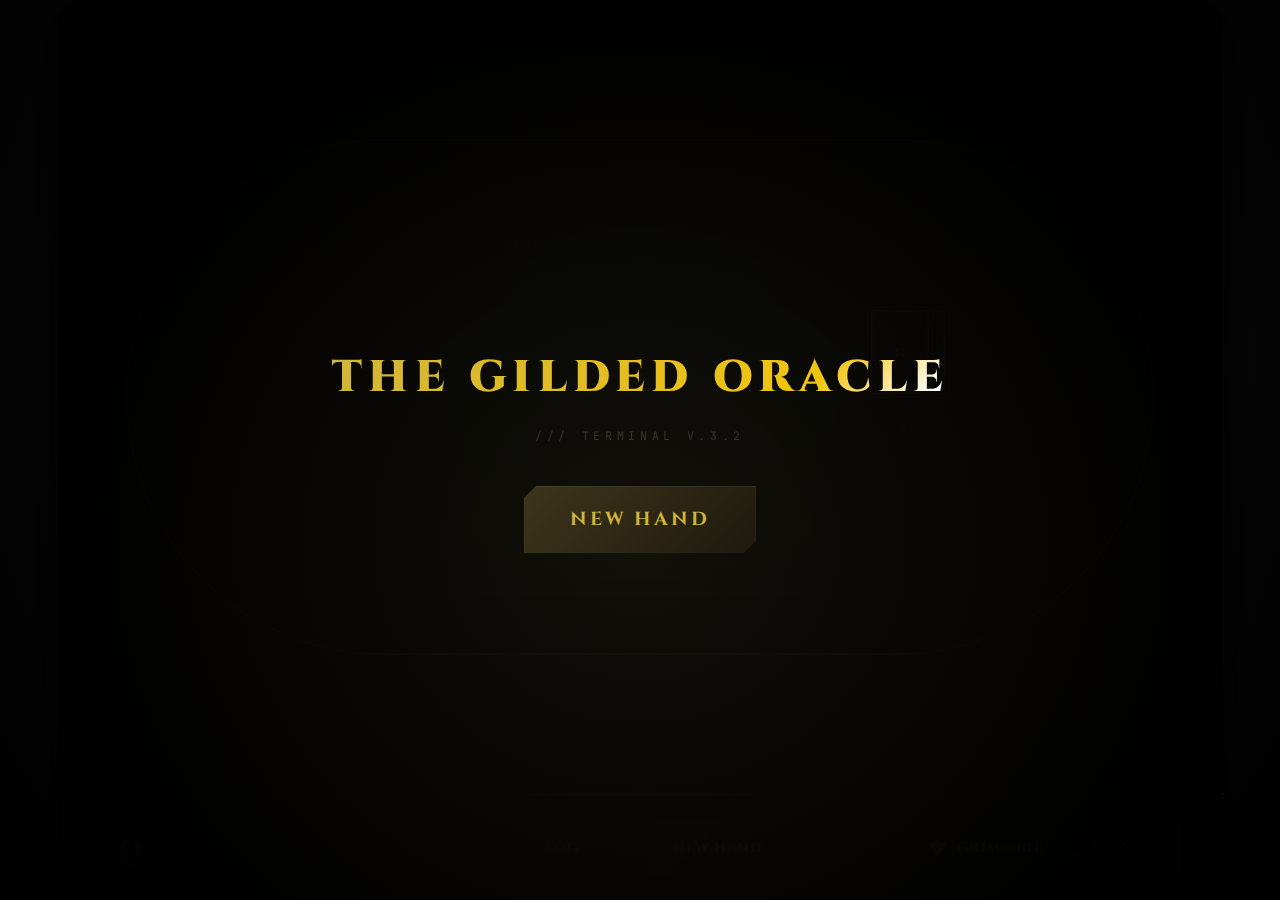
<file: index.html>
<!DOCTYPE html>
<html lang="zh-CN">
<head>
  <meta charset="UTF-8" />
  <meta name="viewport" content="width=device-width, initial-scale=1" />
  <title>AceZero - Game Engine</title>
  <style>
    html, body {
      margin: 0;
      padding: 0;
      width: 100vw;
      height: 100vh;
      overflow: hidden;
      background: #000;
      -webkit-font-smoothing: antialiased;
    }

    /* ============================================
       ui-root: 全屏居中容器
       ============================================ */
    .ui-root {
      position: relative;
      width: 100%;
      height: 100%;
      margin: 0;
      padding: 0;
      display: flex;
      align-items: center;
      justify-content: center;
      background: radial-gradient(circle at 50% 40%, #151515 0%, #000 100%);
      overflow: hidden;
    }

    /* ============================================
       ui-scale: 固定尺寸游戏容器 (1100x850)
       通过 JS 计算 --ui-scale 实现自适应缩放
       ============================================ */
    .ui-scale {
      width: 1100px !important;
      height: 850px !important;
      flex-shrink: 0;
      position: relative;
      z-index: 10;
      margin: 0;
      border-radius: 24px;
      overflow: hidden;
      transform-origin: center center;
      transform: scale(var(--ui-scale, 1));
      background: #0b0c10;
      box-shadow: 0 0 60px rgba(0, 0, 0, 0.8);
    }

    /* ============================================
       游戏 iframe: 填满 ui-scale 容器
       ============================================ */
    #game-frame {
      width: 100%;
      height: 100%;
      border: 0;
      display: block;
      background: transparent;
    }

    /* ============================================
       加载遮罩
       ============================================ */
    #loading-overlay {
      position: absolute;
      inset: 0;
      display: flex;
      flex-direction: column;
      justify-content: center;
      align-items: center;
      background: #0b0c10;
      z-index: 100;
      transition: opacity 0.5s ease;
    }

    #loading-overlay.hidden {
      opacity: 0;
      pointer-events: none;
    }

    .loading-title {
      font-family: 'Cinzel', 'Georgia', serif;
      font-size: 28px;
      font-weight: 700;
      letter-spacing: 6px;
      color: #CFB53B;
      margin-bottom: 12px;
    }

    .loading-sub {
      font-family: 'JetBrains Mono', monospace;
      font-size: 11px;
      color: #555;
      letter-spacing: 3px;
    }
  </style>
</head>
<body>

  <div class="ui-root" id="ui-root">
    <div class="ui-scale" id="ui-scale">

      <!-- 加载遮罩 -->
      <div id="loading-overlay">
        <div class="loading-title">ACEZERO</div>
        <div class="loading-sub" id="loading-status">LOADING ENGINE...</div>
      </div>

      <!-- 游戏 iframe：填满 ui-scale 容器 -->
      <iframe id="game-frame" title="AceZero Game" src="" allowfullscreen></iframe>

    </div>
  </div>

  <!-- 通用数据加载器 -->
  <script src="data-loader.js"></script>

  <script>
    (function () {
      'use strict';

      // ============================================
      // 游戏路由表 - gameId → 游戏入口路径
      // 新增游戏只需在此添加一行
      // ============================================
      const GAME_ROUTES = {
        'texas-holdem': 'texasholdem/texas-holdem/texas-holdem.html',
        'blackjack': 'blackjack/blackjack.html'
      };

      const DEFAULT_GAME = 'texas-holdem';

      // ============================================
      // UI-SCALE 自适应缩放（参考 参考/index.css 模式）
      // 固定设计尺寸 1100x850，根据窗口大小缩放
      // ============================================
      const DESIGN_W = 1100;
      const DESIGN_H = 850;
      const uiScale = document.getElementById('ui-scale');

      function recalcScale() {
        const vw = window.innerWidth;
        const vh = window.innerHeight;
        const scale = Math.min(vw / DESIGN_W, vh / DESIGN_H, 1.15);
        uiScale.style.setProperty('--ui-scale', scale.toFixed(4));
      }

      recalcScale();
      window.addEventListener('resize', recalcScale);

      // ============================================
      // 引擎核心
      // ============================================
      const frame = document.getElementById('game-frame');
      const overlay = document.getElementById('loading-overlay');
      const loadingStatus = document.getElementById('loading-status');
      let _currentConfig = null;

      let _configSource = null; // 'injected' | 'static'
      let _configSentToGame = false;

      // 1. 确定配置来源（外部注入 or 本地 JSON）
      async function resolveConfig() {
        if (_currentConfig) return _currentConfig;

        // 优先：外部注入（来自 STver.html postMessage）
        const injected = window.AceZeroDataLoader.getInjectedConfig();
        if (injected) {
          console.log('[ENGINE] 使用外部注入配置');
          _currentConfig = injected;
          _configSource = 'injected';
          return injected;
        }

        // 回退：加载本地 game-config.json
        try {
          loadingStatus.textContent = 'LOADING CONFIG...';
          const resp = await fetch('game-config.json');
          // fetch 期间注入配置可能已到达
          if (_configSource === 'injected') {
            console.log('[ENGINE] fetch 期间注入配置已到达，丢弃 game-config.json');
            return _currentConfig;
          }
          if (resp.ok) {
            const config = await resp.json();
            console.log('[ENGINE] 从 game-config.json 加载配置');
            _currentConfig = config;
            _configSource = 'static';
            return config;
          }
        } catch (e) {
          console.warn('[ENGINE] game-config.json 加载失败:', e);
        }

        // 最终回退：默认 gameId
        _currentConfig = { gameId: DEFAULT_GAME };
        _configSource = 'static';
        return _currentConfig;
      }

      // 2. 根据 gameId 路由到对应游戏
      function resolveGameUrl(gameId) {
        const route = GAME_ROUTES[gameId] || GAME_ROUTES[DEFAULT_GAME];
        const base = window.location.href.replace(/[^/]*$/, '');
        return base + route;
      }

      function resolveGameKey(config) {
        const raw = (config && (config.gameMode || config.gameId)) || DEFAULT_GAME;
        const norm = String(raw).toLowerCase();
        if (norm === '21' || norm === 'blackjack') return 'blackjack';
        if (norm === 'texas' || norm === 'texas-holdem' || norm === 'holdem') return 'texas-holdem';
        return GAME_ROUTES[norm] ? norm : DEFAULT_GAME;
      }

      // 3. 向游戏 iframe 发送配置（附带来源标记，仅首次生效）
      function sendConfigToGame(config, source) {
        if (!frame || !frame.contentWindow) return;
        if (_configSentToGame) {
          console.log('[ENGINE] 配置已发送，忽略重复');
          return;
        }
        _configSentToGame = true;
        frame.contentWindow.postMessage({
          type: 'acezero-game-data',
          payload: config,
          source: source || _configSource || 'static'
        }, '*');
      }

      // 4. 启动
      async function boot() {
        const config = await resolveConfig();
        const gameId = resolveGameKey(config);

        console.log('[ENGINE] gameId:', gameId);
        loadingStatus.textContent = 'LOADING ' + gameId.toUpperCase() + '...';

        // 设置 iframe src
        let gameSrc = resolveGameUrl(gameId);
        const sep = gameSrc.includes('?') ? '&' : '?';
        gameSrc += sep + 'v=' + Date.now();
        frame.src = gameSrc;

        // iframe 加载完成后：传递最新配置 + 隐藏 loading
        frame.addEventListener('load', function onLoad() {
          // 始终发送最新的 _currentConfig（可能在 fetch 期间被注入配置更新）
          sendConfigToGame(_currentConfig, _configSource);
          overlay.classList.add('hidden');
          frame.removeEventListener('load', onLoad);
        });
      }

      // 5. 监听游戏主动请求配置（绕过 _configSentToGame 防重复）
      window.addEventListener('message', async (event) => {
        const msg = event?.data;
        if (!msg) return;

        if (msg.type === 'acezero-data-request') {
          const config = await resolveConfig();
          if (!frame || !frame.contentWindow) return;
          frame.contentWindow.postMessage({
            type: 'acezero-game-data',
            payload: config,
            source: _configSource || 'static'
          }, '*');
        }
      });

      // 6. 处理外部注入延迟到达（STver → index → game）
      window.AceZeroDataLoader.onConfigLoaded(function (config) {
        console.log('[ENGINE] 外部配置延迟到达');
        _currentConfig = config;
        _configSource = 'injected';
        sendConfigToGame(config, 'injected');
      });

      // ============================================
      // 启动引擎
      // ============================================
      boot();

    })();
  </script>
</body>
</html>
</file>
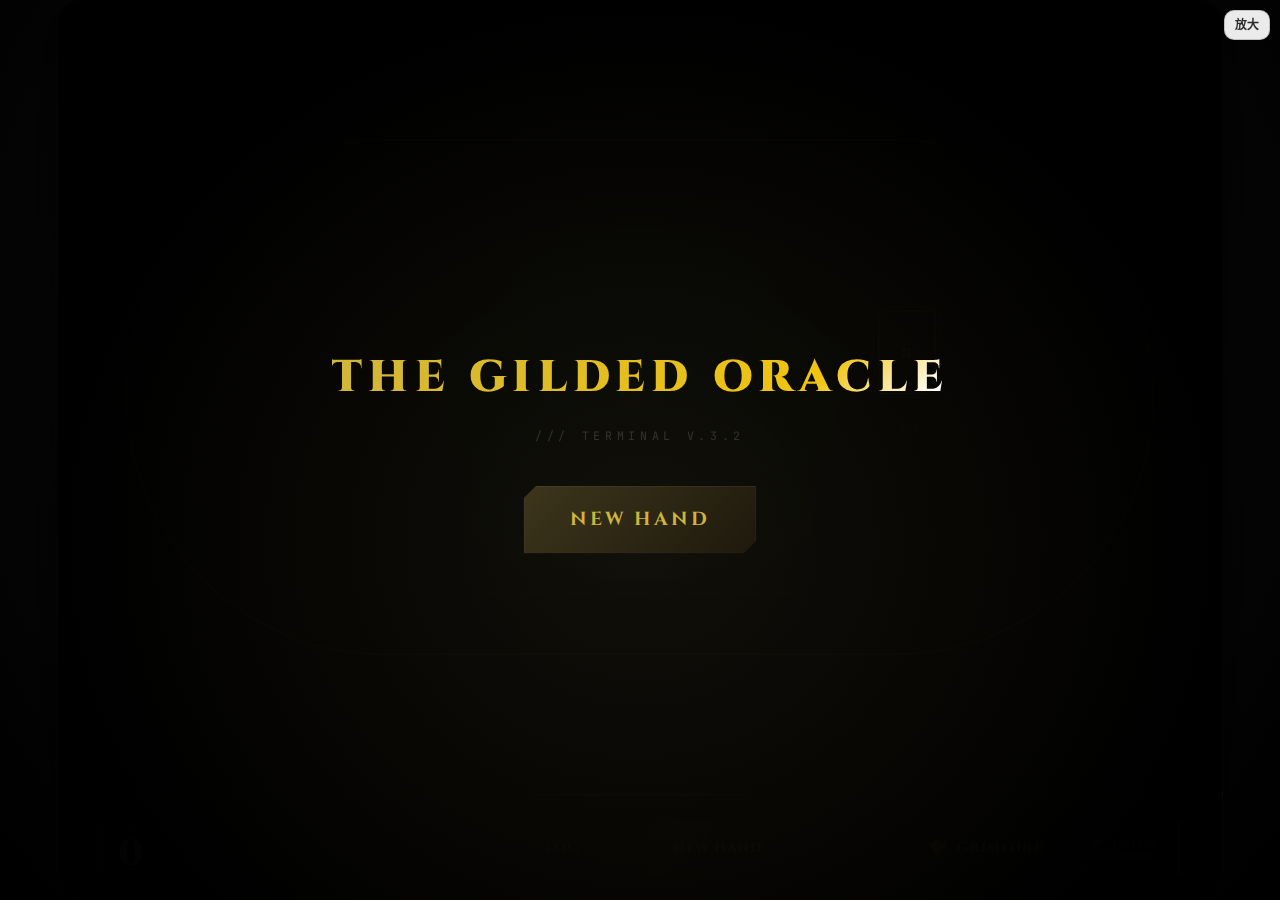
<file: STver.html>
<!DOCTYPE html>
<html lang="zh-CN">
<head>
  <meta charset="UTF-8" />
  <meta name="viewport" content="width=device-width, initial-scale=1" />
  <title>AceZero - Frame Wrapper</title>
  <style>
    html, body {
      margin: 0;
      padding: 0;
      width: 100%;
      height: 100%;
      overflow: hidden;
      background: transparent;
    }
    #app-frame {
      width: 100%;
      height: 100vh;
      height: 100dvh;
      border: 0;
      display: block;
      background: transparent;
    }

    #frame-toolbar {
      position: fixed;
      top: 10px;
      right: 10px;
      z-index: 2147483647;
      display: flex;
      gap: 8px;
      pointer-events: auto;
    }

    .tool-btn {
      appearance: none;
      border: 1px solid rgba(0, 0, 0, 0.18);
      background: rgba(255, 255, 255, 0.92);
      color: #2B2B2B;
      border-radius: 10px;
      padding: 8px 10px;
      font-size: 12px;
      font-weight: 700;
      line-height: 1;
      cursor: pointer;
      user-select: none;
      backdrop-filter: blur(6px);
    }

    .tool-btn:active {
      transform: translateY(1px);
    }

    .tool-btn[hidden] {
      display: none;
    }

    html.pseudo-fullscreen,
    html.pseudo-fullscreen body {
      position: fixed;
      inset: 0;
      width: 100vw;
      height: 100vh;
      height: 100dvh;
      background: #000;
    }

    html.pseudo-fullscreen #app-frame {
      width: 100vw;
      height: 100vh;
      height: 100dvh;
    }
  </style>
</head>
<body>
  <div id="frame-toolbar">
    <button id="btn-enter" class="tool-btn" type="button">放大</button>
    <button id="btn-exit" class="tool-btn" type="button" hidden>退出</button>
  </div>
  <script id="acezero-json" type="application/json">$1</script>

  <iframe
    id="app-frame"
    title="AceZero Game"
    src="https://hasheeper.github.io/acezero/"
    sandbox="allow-scripts allow-forms allow-modals allow-popups allow-same-origin"
    allow="fullscreen"
    referrerpolicy="no-referrer"
  ></iframe>

  <script>
    (function () {
      const root = document.documentElement;
      const btnEnter = document.getElementById('btn-enter');
      const btnExit = document.getElementById('btn-exit');
      const frame = document.getElementById('app-frame');
      const hostFrame = window.frameElement;

      // ============================================
      // 解析注入的 JSON 数据
      // ============================================
      function parseInjectedData() {
        try {
          const dataNode = document.getElementById('acezero-json');
          if (!dataNode) return null;
          const raw = (dataNode.textContent || dataNode.innerText || '').trim();
          if (!raw) return null;
          return JSON.parse(raw);
        } catch (e) {
          console.warn('[AceZero] 解析注入数据失败:', e);
          return null;
        }
      }

      // ============================================
      // 初始化：解析数据，缓存破坏
      // iframe src 已在 HTML 中指向 GitPage 主引擎
      // ============================================
      const injectedData = parseInjectedData();

      console.log('[AceZero-ST] injectedData:', injectedData);

      // 缓存破坏（不改变目标地址）
      try {
        const base = frame.getAttribute('src') || '';
        if (base && !/\bv=\d+\b/.test(base)) {
          const sep = base.includes('?') ? '&' : '?';
          frame.src = base + sep + 'v=' + Date.now();
        }
      } catch (e) {}

      // ============================================
      // 调整宿主 iframe 尺寸（被 ST 嵌入时）
      // ============================================
      function resizeHostFrame() {
        if (!hostFrame) return;
        const width = Math.min(window.innerWidth || 9999, 1280);
        const height = Math.min(window.innerHeight || screen.height || 900, 860);
        hostFrame.style.width = width + 'px';
        hostFrame.style.maxWidth = '100%';
        hostFrame.style.height = height + 'px';
        hostFrame.style.minHeight = '540px';
        hostFrame.style.border = 'none';
      }
      resizeHostFrame();
      window.addEventListener('resize', resizeHostFrame);

      // ============================================
      // 全屏控制
      // ============================================
      function isFullscreen() {
        return !!document.fullscreenElement;
      }

      function isPseudo() {
        return root.classList.contains('pseudo-fullscreen');
      }

      function syncButtons() {
        const active = isFullscreen() || isPseudo();
        btnEnter.hidden = active;
        btnExit.hidden = !active;
      }

      async function enterFullscreen() {
        try {
          if (root.requestFullscreen) {
            await root.requestFullscreen();
            return;
          }
        } catch (e) {}
        root.classList.add('pseudo-fullscreen');
      }

      async function exitFullscreen() {
        try {
          if (isFullscreen() && document.exitFullscreen) {
            await document.exitFullscreen();
          }
        } catch (e) {}
        root.classList.remove('pseudo-fullscreen');
      }

      // ============================================
      // postMessage 数据传递
      // ============================================
      function postGameData() {
        if (!frame || !frame.contentWindow) return;
        if (!injectedData) return;
        frame.contentWindow.postMessage(
          {
            type: 'acezero-game-data',
            payload: injectedData,
          },
          '*'
        );
      }

      // iframe 加载完成后发送数据
      frame.addEventListener('load', postGameData);

      // 游戏主动请求数据时响应
      window.addEventListener('message', (event) => {
        const payload = event?.data;
        if (!payload || payload.type !== 'acezero-data-request') return;
        if (!injectedData || !frame || !frame.contentWindow) return;
        frame.contentWindow.postMessage(
          {
            type: 'acezero-game-data',
            payload: injectedData,
          },
          '*'
        );
      });

      // ============================================
      // 按钮事件
      // ============================================
      btnEnter.addEventListener('click', () => {
        enterFullscreen().finally(syncButtons);
      });
      btnExit.addEventListener('click', () => {
        exitFullscreen().finally(syncButtons);
      });

      document.addEventListener('fullscreenchange', syncButtons);
      syncButtons();
    })();
  </script>
</body>
</html>
</file>
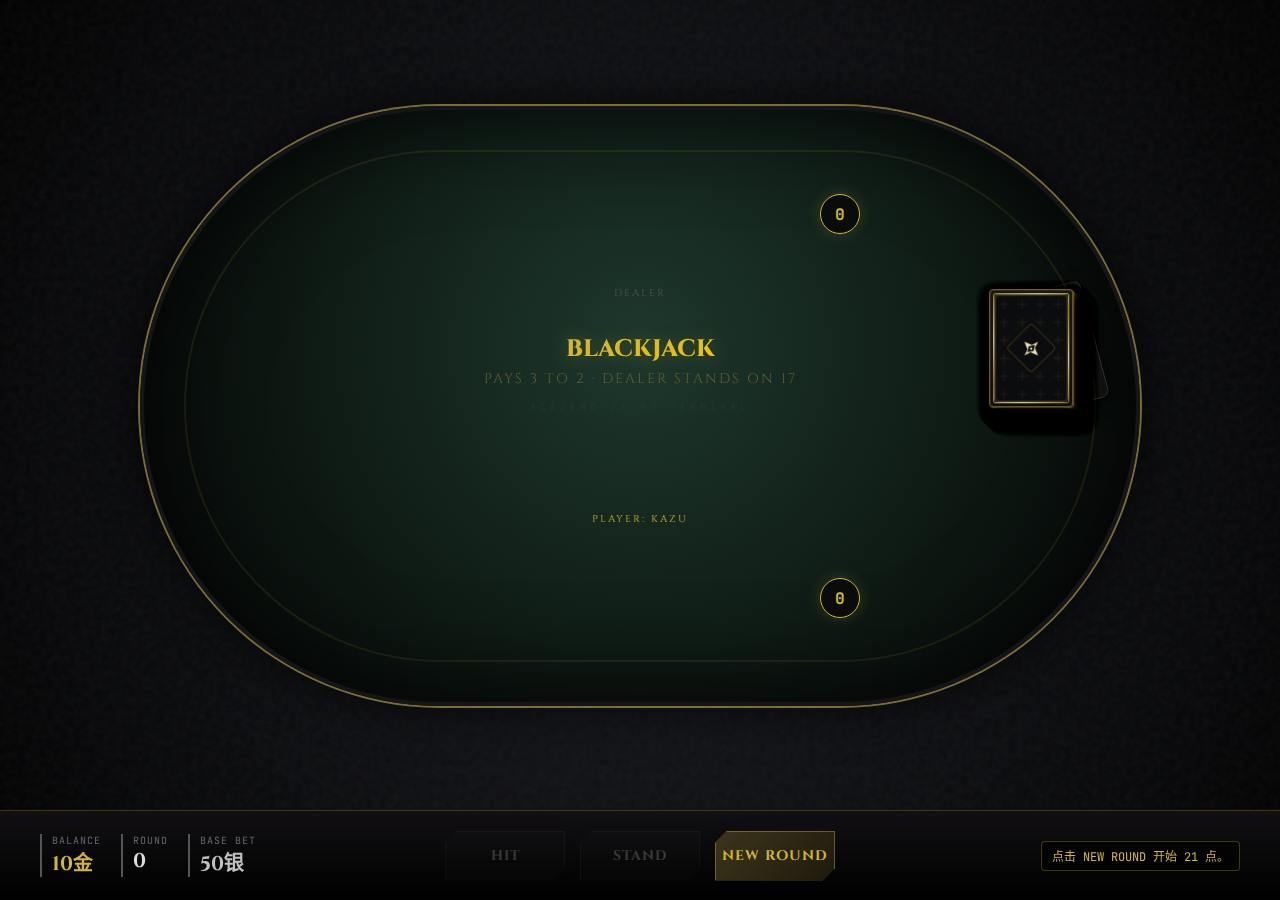
<file: blackjack/blackjack.html>
<!DOCTYPE html>
<html lang="zh-CN">
<head>
  <meta charset="UTF-8" />
  <meta name="viewport" content="width=device-width, initial-scale=1" />
  <title>AceZero - Gilded Blackjack</title>
  <link rel="preconnect" href="https://fonts.googleapis.com">
  <link rel="preconnect" href="https://fonts.gstatic.com" crossorigin>
  <link href="https://fonts.googleapis.com/css2?family=Cinzel:wght@600;700&family=JetBrains+Mono:wght@400;700&display=swap" rel="stylesheet">
  <link rel="stylesheet" href="../deck-of-cards/example/example.css" />
  <link rel="stylesheet" href="../deck-of-cards/acezero-chips.css" />
  <link rel="stylesheet" href="blackjack.css" />
</head>
<body>
  <main class="table-frame">
    <div class="watermark">ACEZERO // BJ-TERMINAL</div>

    <div class="deck-shoe"></div>
    <div id="deck-wrapper" class="deck-origin"><div id="deck-mount"></div></div>

    <section class="zone zone-dealer">
      <div class="hand-wrapper">
        <div class="score-bubble" id="dealer-score">0</div>
        <div class="hand-container" id="dealer-cards"></div>
      </div>
      <div class="zone-tag">DEALER</div>
    </section>

    <section class="zone zone-center">
      <div class="logo-text">BLACKJACK</div>
      <div class="payout-text">Pays 3 to 2 · Dealer stands on 17</div>
      <div id="main-pot-area">
        <div id="pot-clusters"></div>
        <div class="pot-info-hover">
          <div class="pot-label">TOTAL POT</div>
          <div class="pot-val-hover"><span id="pot-amount">0</span></div>
        </div>
      </div>
    </section>

    <section class="zone zone-player">
      <div class="zone-tag player-tag" id="meta-player">PLAYER: ---</div>
      <div class="hand-wrapper">
        <div class="score-bubble" id="player-score">0</div>
        <div class="bet-chips" id="player-bet-chips" style="display:none;">
          <div class="chip-stack"><div class="chip-ring"></div><div class="chip-inlay"></div></div>
          <div class="chip-amount"></div>
        </div>
        <div class="hand-container" id="player-cards"></div>
      </div>
    </section>
  </main>

  <nav class="ui-dashboard">
    <div class="info-panel">
      <div class="stat-box">
        <div class="stat-label">BALANCE</div>
        <div class="stat-val gold" id="chips">0</div>
      </div>
      <div class="stat-box">
        <div class="stat-label">ROUND</div>
        <div class="stat-val" id="round-count">0</div>
      </div>
      <div class="stat-box">
        <div class="stat-label">BASE BET</div>
        <div class="stat-val" id="base-bet">0</div>
      </div>
    </div>

    <div class="controls-center">
      <button class="btn-cmd" id="btn-hit" disabled>HIT</button>
      <button class="btn-cmd" id="btn-stand" disabled>STAND</button>
      <button class="btn-cmd primary" id="btn-new-round">NEW ROUND</button>
    </div>

    <div class="status-panel">
      <div class="status-msg" id="message">点击 NEW ROUND 开始 21 点。</div>
    </div>
  </nav>

  <script src="../deck-of-cards/dist/deck.js"></script>
  <script src="../deck-of-cards/acezero-currency.js"></script>
  <script src="../deck-of-cards/acezero-chips.js"></script>
  <script src="blackjack.js"></script>
</body>
</html>
</file>
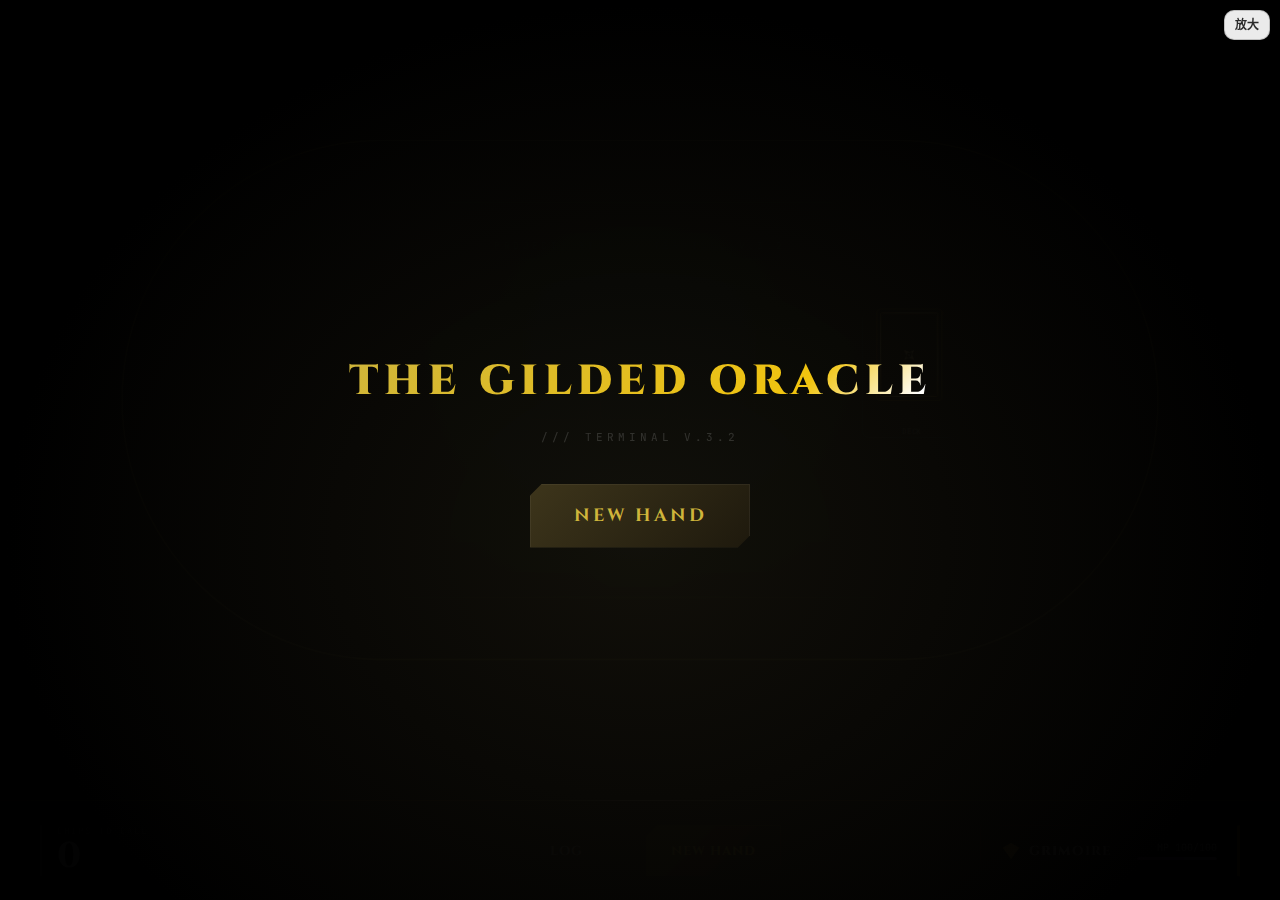
<file: texasholdem/STver.html>
<!DOCTYPE html>
<html lang="zh-CN">
<head>
  <meta charset="UTF-8" />
  <meta name="viewport" content="width=device-width, initial-scale=1" />
  <title>AceZero - Frame Wrapper</title>
  <style>
    html, body {
      margin: 0;
      padding: 0;
      width: 100%;
      height: 100%;
      overflow: hidden;
      background: transparent;
    }
    #app-frame {
      width: 100%;
      height: 100vh;
      height: 100dvh;
      border: 0;
      display: block;
      background: transparent;
    }

    #frame-toolbar {
      position: fixed;
      top: 10px;
      right: 10px;
      z-index: 2147483647;
      display: flex;
      gap: 8px;
      pointer-events: auto;
    }

    .tool-btn {
      appearance: none;
      border: 1px solid rgba(0, 0, 0, 0.18);
      background: rgba(255, 255, 255, 0.92);
      color: #2B2B2B;
      border-radius: 10px;
      padding: 8px 10px;
      font-size: 12px;
      font-weight: 700;
      line-height: 1;
      cursor: pointer;
      user-select: none;
      backdrop-filter: blur(6px);
    }

    .tool-btn:active {
      transform: translateY(1px);
    }

    .tool-btn[hidden] {
      display: none;
    }

    html.pseudo-fullscreen,
    html.pseudo-fullscreen body {
      position: fixed;
      inset: 0;
      width: 100vw;
      height: 100vh;
      height: 100dvh;
      background: #000;
    }

    html.pseudo-fullscreen #app-frame {
      width: 100vw;
      height: 100vh;
      height: 100dvh;
    }
  </style>
</head>
<body>
  <div id="frame-toolbar">
    <button id="btn-enter" class="tool-btn" type="button">放大</button>
    <button id="btn-exit" class="tool-btn" type="button" hidden>退出</button>
  </div>
  <script id="acezero-json" type="application/json">$1</script>

  <iframe
    id="app-frame"
    title="AceZero Game"
    src=""
    sandbox="allow-scripts allow-forms allow-modals allow-popups allow-same-origin"
    allow="fullscreen"
    allowfullscreen
    referrerpolicy="no-referrer"
  ></iframe>

  <script>
    (function () {
      const root = document.documentElement;
      const btnEnter = document.getElementById('btn-enter');
      const btnExit = document.getElementById('btn-exit');
      const frame = document.getElementById('app-frame');
      const hostFrame = window.frameElement;

      // ============================================
      // 游戏路由表 - 根据 gameId 决定加载哪个游戏
      // ============================================
      const GAME_ROUTES = {
        'texas-holdem': 'texas-holdem/texas-holdem.html',
        'blackjack': 'blackjack/blackjack.html'
        // 未来新增游戏在此添加
      };

      const DEFAULT_GAME = 'texas-holdem';

      // ============================================
      // 解析注入的 JSON 数据
      // ============================================
      function parseInjectedData() {
        try {
          const dataNode = document.getElementById('acezero-json');
          if (!dataNode) return null;
          const raw = (dataNode.textContent || dataNode.innerText || '').trim();
          if (!raw || raw === '$1') return null;
          return JSON.parse(raw);
        } catch (e) {
          console.warn('[AceZero] 解析注入数据失败:', e);
          return null;
        }
      }

      // ============================================
      // 根据 gameId 设置 iframe src
      // ============================================
      function resolveGameUrl(gameId) {
        const route = GAME_ROUTES[gameId] || GAME_ROUTES[DEFAULT_GAME];
        // 获取当前页面的基础路径
        const base = window.location.href.replace(/[^/]*$/, '');
        return base + route;
      }

      // ============================================
      // 初始化：解析数据 → 路由游戏 → 设置 iframe
      // ============================================
      const injectedData = parseInjectedData();
      const gameId = (injectedData && injectedData.gameId) || DEFAULT_GAME;

      console.log('[AceZero] gameId:', gameId);
      console.log('[AceZero] injectedData:', injectedData);

      // 设置 iframe src
      let gameSrc = resolveGameUrl(gameId);
      const sep = gameSrc.includes('?') ? '&' : '?';
      gameSrc += sep + 'v=' + Date.now();
      frame.src = gameSrc;

      // ============================================
      // 调整宿主 iframe 尺寸（被 ST 嵌入时）
      // ============================================
      function resizeHostFrame() {
        if (!hostFrame) return;
        const width = Math.min(window.innerWidth || 9999, 1280);
        const height = Math.min(window.innerHeight || screen.height || 900, 860);
        hostFrame.style.width = width + 'px';
        hostFrame.style.maxWidth = '100%';
        hostFrame.style.height = height + 'px';
        hostFrame.style.minHeight = '540px';
        hostFrame.style.border = 'none';
      }
      resizeHostFrame();
      window.addEventListener('resize', resizeHostFrame);

      // ============================================
      // 全屏控制
      // ============================================
      function isFullscreen() {
        return !!document.fullscreenElement;
      }

      function isPseudo() {
        return root.classList.contains('pseudo-fullscreen');
      }

      function syncButtons() {
        const active = isFullscreen() || isPseudo();
        btnEnter.hidden = active;
        btnExit.hidden = !active;
      }

      async function enterFullscreen() {
        try {
          if (root.requestFullscreen) {
            await root.requestFullscreen();
            return;
          }
        } catch (e) {}
        root.classList.add('pseudo-fullscreen');
      }

      async function exitFullscreen() {
        try {
          if (isFullscreen() && document.exitFullscreen) {
            await document.exitFullscreen();
          }
        } catch (e) {}
        root.classList.remove('pseudo-fullscreen');
      }

      // ============================================
      // postMessage 数据传递
      // ============================================
      function postGameData() {
        if (!frame || !frame.contentWindow) return;
        if (!injectedData) return;
        frame.contentWindow.postMessage(
          {
            type: 'acezero-game-data',
            payload: injectedData,
          },
          '*'
        );
      }

      // iframe 加载完成后发送数据
      frame.addEventListener('load', postGameData);

      // 游戏主动请求数据时响应
      window.addEventListener('message', (event) => {
        const payload = event?.data;
        if (!payload || payload.type !== 'acezero-data-request') return;
        if (!injectedData || !frame || !frame.contentWindow) return;
        frame.contentWindow.postMessage(
          {
            type: 'acezero-game-data',
            payload: injectedData,
          },
          '*'
        );
      });

      // ============================================
      // 按钮事件
      // ============================================
      btnEnter.addEventListener('click', () => {
        enterFullscreen().finally(syncButtons);
      });
      btnExit.addEventListener('click', () => {
        exitFullscreen().finally(syncButtons);
      });

      document.addEventListener('fullscreenchange', syncButtons);
      syncButtons();
    })();
  </script>
</body>
</html>
</file>
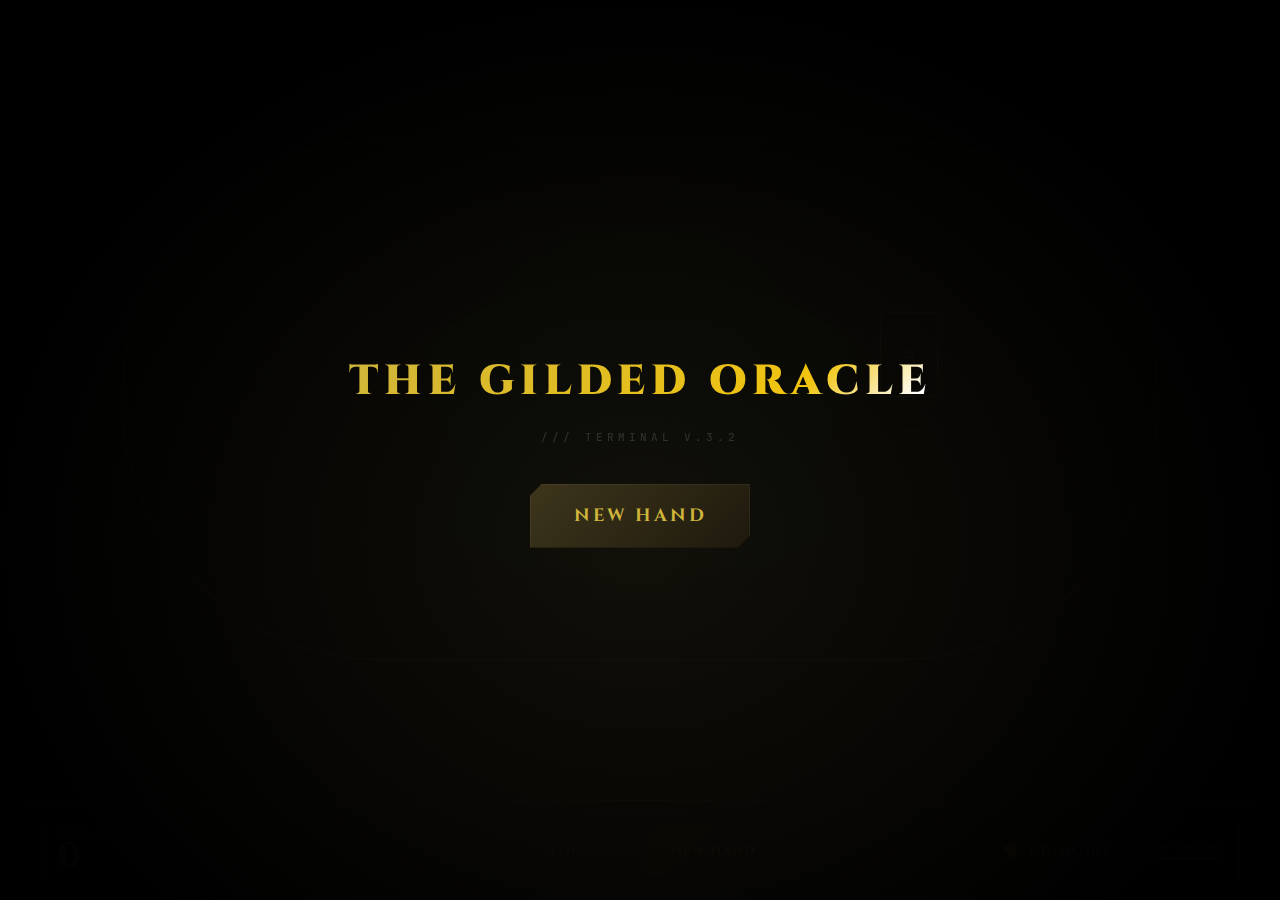
<file: texasholdem/texas-holdem/texas-holdem.html>
<!DOCTYPE html>
<html lang="en">
<head>
  <meta charset="utf-8">
  <meta name="viewport" content="width=device-width, initial-scale=1">
  <title>The Gilded Terminal - Unified Interface</title>

  <link rel="preconnect" href="https://fonts.googleapis.com">
  <link rel="preconnect" href="https://fonts.gstatic.com" crossorigin>
  <link href="https://fonts.googleapis.com/css2?family=Cinzel:wght@600;700;900&family=JetBrains+Mono:wght@400;700&family=Rajdhani:wght@500;700&display=swap" rel="stylesheet">
  <link href="../../deck-of-cards/example/example.css" rel="stylesheet">
  <link href="../../deck-of-cards/acezero-chips.css" rel="stylesheet">
  <link href="texas-holdem.css" rel="stylesheet">
</head>
<body>

  <!-- 1. 核心游戏桌容器 (View) -->
  <div id="poker-table">
    <!-- 座位 -->
    <div id="seats-container"></div>

    <!-- 中央公共牌/筹码区域 -->
    <div id="center-layout">
      <!-- 底池 -->
      <div id="main-pot-area">
        <div id="pot-clusters"></div>
        <div class="pot-info-hover">
          <div class="pot-label">TOTAL POT</div>
          <div class="pot-val-hover"><span id="pot-amount">0</span></div>
        </div>
      </div>
      <!-- 公共牌 -->
      <div class="card-container" id="community-cards"></div>
      <!-- 牌堆 -->
      <div id="deck-wrapper" class="deck-inline">
        <div id="deck-mount"></div>
        <div class="deck-label">DECK</div>
      </div>
    </div>

    <!-- 屏幕中央提示文字 -->
    <div class="terminal-text" id="game-message">SYSTEM READY</div>
  </div>


  <!-- 2. 悬浮的技能信息与反馈层 (Overlay Layers) -->
  <div id="floating-layers">
    <!-- 先知预览面板 (浮动在加注区上方) -->
    <div id="foresight-panel" style="display:none;"></div>
    <!-- 透视目标选择面板 -->
    <div id="peek-panel" style="display:none;">
      <div class="peek-title">🃏 选择透视目标</div>
      <div class="peek-tiers" id="peek-tiers"></div>
      <div class="peek-targets" id="peek-targets"></div>
      <div class="peek-cancel"><button id="peek-cancel-btn" class="action-btn small">取消</button></div>
    </div>
    <!-- 发牌时力量对抗展示（由 JS 动态填充） -->
    <div id="force-pk-overlay" style="display:none;"></div>
  </div>


  <!-- 3. Grimoire 技能抽屉 (Slide-up Drawer) -->
  <div id="grimoire-player">
    <div class="deck-header">
      <span>/// TACTICAL INVENTORY</span>
      <span id="moz-status" class="moz-status ready">魔运就绪</span>
    </div>

    <div class="deck-container">
      <!-- Force Balance Bar (可选显示) -->
      <div id="force-balance" style="display:none;">
        <div class="force-ally"></div>
        <div class="force-enemy"></div>
      </div>

      <!-- 技能卡牌面板 (由 skill-ui.js 动态填充) -->
      <div id="skill-panel"></div>
    </div>
  </div>


  <!-- 4. 底部操作仪表盘 (Dashboard) -->
  <div id="game-dashboard">

    <!-- = [ LEFT: Pylon / Info ] ======================== -->
    <div class="pylon">
      <div class="pylon-label">CHIPS TO CALL</div>
      <div class="pylon-val"><span id="to-call-amount">0</span></div>
    </div>

    <!-- = [ CENTER: Command Deck ] ======================== -->
    <div class="command-deck">
      <!-- 加注滑块栏 (平时隐藏) -->
      <div id="raise-controls" style="display:none;">
        <div class="raise-inner">
           <span class="raise-label">AMOUNT:</span>
           <span id="raise-amount-display">1金</span>
           <input type="range" id="raise-slider" min="0" max="1000" step="10">
           <button id="btn-confirm-raise" class="btn-cmd btn-confirm-raise">OK</button>
        </div>
      </div>

      <!-- 主按钮栏 (游戏中显示) -->
      <div id="action-row" class="action-row">
        <button id="btn-fold" class="btn-cmd" disabled>FOLD</button>
        <button id="btn-check-call" class="btn-cmd" disabled>CHECK</button>
        <button id="btn-raise" class="btn-cmd btn-gold" disabled>RAISE</button>
      </div>

      <!-- 系统控制栏 (idle 时显示) -->
      <div id="idle-row" class="action-row">
        <button id="btn-toggle-log" class="btn-cmd">LOG</button>
        <button id="btn-deal" class="btn-cmd btn-gold">NEW HAND</button>
      </div>
      <button id="btn-copy-log" class="btn-cmd btn-mini" style="display:none;">CPY</button>
    </div>

    <!-- = [ RIGHT: Grimoire Key + Mana ] ======================== -->
    <div class="magic-dock">
      <div id="magic-key">
        <div class="key-content">
          <svg class="key-icon" width="20" height="20" viewBox="0 0 24 24" fill="currentColor"><path d="M12 2l10 6-10 14L2 8z"/></svg>
          <div class="key-lbl">GRIMOIRE</div>
        </div>
        <div class="mp-module">
          <div id="mana-text" class="mp-nums">MP 100/100</div>
          <div class="mp-slot">
            <div id="mana-bar" class="mp-fluid mana-fill high"></div>
          </div>
        </div>
      </div>
      <!-- 反噬指示器 -->
      <div id="backlash-indicator" style="display:none;"></div>
    </div>

  </div>


  <!-- 日志弹窗 (隐藏状态，点击 LOG 显示) -->
  <div id="game-log-panel" style="display:none;">
      <div class="log-header">BATTLE LOG</div>
      <pre id="game-log-content"></pre>
  </div>

  <!-- 5. 开局 Splash (首次加载 / idle 时居中大按钮) -->
  <div id="splash-overlay">
    <div class="splash-inner">
      <div class="splash-title">THE GILDED ORACLE</div>
      <div class="splash-sub">/// TERMINAL V.3.2</div>
      <button id="splash-deal" class="btn-cmd btn-gold splash-btn">NEW HAND</button>
    </div>
  </div>

  <!-- 6. 结算弹窗 (手牌结束后弹出) -->
  <div id="endhand-modal" style="display:none;">
    <div class="endhand-inner">
      <div class="endhand-title" id="endhand-title">HAND COMPLETE</div>
      <div class="endhand-result" id="endhand-result"></div>
      <div class="endhand-actions">
        <button id="endhand-log" class="btn-cmd">COPY LOG</button>
        <button id="endhand-deal" class="btn-cmd btn-gold">NEW HAND</button>
      </div>
    </div>
  </div>

  <!-- Debug 按钮 (隐藏) -->
  <div id="debug-panel" style="visibility:hidden; position:absolute;">
     <button id="btn-force-next">Force Next</button>
  </div>


  <!-- 第三方库（全局挂载，非 ES Module） -->
  <script src="../../deck-of-cards/dist/deck.js"></script>
  <script src="../pokersolver/pokersolver.js"></script>

  <!-- 核心引擎（IIFE，逐步迁移） -->
  <script src="../../deck-of-cards/acezero-currency.js"></script>
  <script src="../../deck-of-cards/acezero-chips.js"></script>
  <script src="core/equity-estimator.js"></script>
  <script src="core/poker-ai.js"></script>
  <script src="utils/game-logger.js"></script>
  <script src="core/skill-system.js"></script>
  <script src="core/monte-of-zero.js"></script>
  <script src="ui/skill-ui.js"></script>

  <!-- RPG 系统层（ES Module） -->
  <script type="module" src="rpg/rpg-init.js"></script>

  <!-- 游戏主逻辑（IIFE，逐步迁移） -->
  <script src="texas-holdem.js"></script>
</body>
</html>
</file>
<file: deck-of-cards/example/example.css>
/* =========================================================
   Luxury Gold Card Style - The Gilded Terminal
   奢华金色卡牌样式
========================================================= */

* {
  -webkit-box-sizing: border-box;
  -moz-box-sizing: border-box;
  box-sizing: border-box;
  margin: 0;
  padding: 0;
}

/* 黄金炼金术配色 */
:root {
  --gold-luster: linear-gradient(
    135deg, 
    #bf953f 0%, 
    #fcf6ba 25%, 
    #b38728 50%, 
    #fbf5b7 75%, 
    #aa771c 100%
  );
  --card-bg: radial-gradient(circle at 50% 30%, #1a1a1a 0%, #000000 100%);
  --card-border: #7c6a28;
}

html,
body {
  height: 100%;
}
body {
  background-color: #45a173;
  color: #333;
  font-family: 'Open Sans', sans-serif;
  -webkit-user-select: none;
  -moz-user-select: none;
  -ms-user-select: none;
  user-select: none;
  overflow: hidden;
  -webkit-text-size-adjust: 100%;
  -ms-text-size-adjust: 100%;
  text-size-adjust: 100%;
}
#container {
  position: fixed;
  top: calc(50% + 1.5rem);
  left: 50%;
  -webkit-transform: translate3d(-50%, -50%, 0);
  -moz-transform: translate3d(-50%, -50%, 0);
  -o-transform: translate3d(-50%, -50%, 0);
  -ms-transform: translate3d(-50%, -50%, 0);
  transform: translate3d(-50%, -50%, 0);
}
#topbar {
  position: fixed;
  top: 0;
  left: 0;
  width: 100%;
  background-color: #334d41;
  padding: 0.25rem;
  text-align: center;
}
#topbar button {
  background: none;
  border: 1px solid #fff;
  outline: none;
  margin: 0.1rem;
  padding: 0.4rem;
  font: inherit;
  font-size: 0.75rem;
  line-height: 1;
  color: #fff;
  cursor: pointer;
}
#topbar button:hover {
  background-color: #fff;
  color: #444;
}
.message {
  position: fixed;
  top: 2.5rem;
  left: 0;
  width: 100%;
  padding: 1rem 0.5rem;
  font-size: 0.5rem;
  text-align: center;
}

/* =========================================================
   卡牌主体 - 奢华黑金风格
========================================================= */
.card {
  position: absolute;
  display: inline-block;
  left: -2.90625rem;
  top: -4.125rem;
  width: 5.8125rem;
  height: 8.25rem;
  
  /* 黑色渐变背景 */
  background: var(--card-bg);
  
  -webkit-border-radius: 4px;
  border-radius: 4px;
  
  /* 金色细边框 + 深阴影 */
  border: 1px solid var(--card-border);
  -webkit-box-shadow: 0 4px 12px rgba(0,0,0,0.6);
  box-shadow: 0 4px 12px rgba(0,0,0,0.6);
  
  cursor: default;
  will-change: transform;
  
  /* 内部金框效果 */
  overflow: hidden;
  
  /* 确保卡片在发牌动画时位于最上层 */
  z-index: 1000;
}

/* 内部金色双描边 (Art Deco Line) */
.card::before {
  content: '';
  position: absolute;
  top: 3px; left: 3px; right: 3px; bottom: 3px;
  border: 1px solid transparent;
  border-radius: 2px;
  background: var(--gold-luster) border-box;
  -webkit-mask: 
     linear-gradient(#fff 0 0) padding-box, 
     linear-gradient(#fff 0 0);
  mask: 
     linear-gradient(#fff 0 0) padding-box, 
     linear-gradient(#fff 0 0);
  -webkit-mask-composite: xor;
  mask-composite: exclude;
  pointer-events: none;
  z-index: 1;
}

/* 角标基础样式 - 金色渐变 */
.card::after {
  position: absolute;
  font-size: 0.65rem;
  text-align: center;
  line-height: 1.1;
  font-family: 'Times New Roman', serif;
  font-weight: bold;
  white-space: pre-line;
  
  /* 金色渐变文字 */
  background: var(--gold-luster);
  -webkit-background-clip: text;
  -webkit-text-fill-color: transparent;
  background-clip: text;
  filter: drop-shadow(0 1px 0px rgba(0,0,0,0.8));
  z-index: 3;
  
  /* 左上角位置 - 稍微远离边缘 */
  top: 0.35rem;
  left: 0.3rem;
}

/* 卡牌正面 - 黑色底，隐藏原始SVG */
.card .face {
  height: 100%;
  background-color: #000 !important;
  background-image: none !important;
  position: relative;
  border-radius: 3px;
  display: flex;
  justify-content: center;
  align-items: center;
}

/* 中心花色符号 */
.card .face::after {
  font-size: 2rem;
  background: var(--gold-luster);
  -webkit-background-clip: text;
  -webkit-text-fill-color: transparent;
  background-clip: text;
  filter: drop-shadow(0 2px 2px rgba(0,0,0,0.8));
  padding-bottom: 0.15rem;
}

/* 右下角标 - 通过.face::before实现 */
.card .face::before {
  content: '';
  position: absolute;
  font-size: 0.65rem;
  text-align: center;
  line-height: 1.1;
  font-family: 'Times New Roman', serif;
  font-weight: bold;
  white-space: pre-line;
  
  background: var(--gold-luster);
  -webkit-background-clip: text;
  -webkit-text-fill-color: transparent;
  background-clip: text;
  filter: drop-shadow(0 1px 0px rgba(0,0,0,0.8));
  z-index: 3;
  
  /* 右下角位置，旋转180度；离边缘更远 */
  bottom: 0.35rem;
  right: 0.3rem;
  transform: rotate(180deg);
}

/* 各花色的中心符号 */
.card.spades .face::after { content: '♠'; }
.card.hearts .face::after { content: '♥'; }
.card.clubs .face::after { content: '♣'; }
.card.diamonds .face::after { content: '♦'; }

/* 右下角标内容 - 牌面值 + 花色 */
.card.spades.rank1 .face::before { content: "A\A♠"; }
.card.spades.rank2 .face::before { content: "2\A♠"; }
.card.spades.rank3 .face::before { content: "3\A♠"; }
.card.spades.rank4 .face::before { content: "4\A♠"; }
.card.spades.rank5 .face::before { content: "5\A♠"; }
.card.spades.rank6 .face::before { content: "6\A♠"; }
.card.spades.rank7 .face::before { content: "7\A♠"; }
.card.spades.rank8 .face::before { content: "8\A♠"; }
.card.spades.rank9 .face::before { content: "9\A♠"; }
.card.spades.rank10 .face::before { content: "10\A♠"; }
.card.spades.rank11 .face::before { content: "J\A♠"; }
.card.spades.rank12 .face::before { content: "Q\A♠"; }
.card.spades.rank13 .face::before { content: "K\A♠"; }

.card.hearts.rank1 .face::before { content: "A\A♥"; }
.card.hearts.rank2 .face::before { content: "2\A♥"; }
.card.hearts.rank3 .face::before { content: "3\A♥"; }
.card.hearts.rank4 .face::before { content: "4\A♥"; }
.card.hearts.rank5 .face::before { content: "5\A♥"; }
.card.hearts.rank6 .face::before { content: "6\A♥"; }
.card.hearts.rank7 .face::before { content: "7\A♥"; }
.card.hearts.rank8 .face::before { content: "8\A♥"; }
.card.hearts.rank9 .face::before { content: "9\A♥"; }
.card.hearts.rank10 .face::before { content: "10\A♥"; }
.card.hearts.rank11 .face::before { content: "J\A♥"; }
.card.hearts.rank12 .face::before { content: "Q\A♥"; }
.card.hearts.rank13 .face::before { content: "K\A♥"; }

.card.clubs.rank1 .face::before { content: "A\A♣"; }
.card.clubs.rank2 .face::before { content: "2\A♣"; }
.card.clubs.rank3 .face::before { content: "3\A♣"; }
.card.clubs.rank4 .face::before { content: "4\A♣"; }
.card.clubs.rank5 .face::before { content: "5\A♣"; }
.card.clubs.rank6 .face::before { content: "6\A♣"; }
.card.clubs.rank7 .face::before { content: "7\A♣"; }
.card.clubs.rank8 .face::before { content: "8\A♣"; }
.card.clubs.rank9 .face::before { content: "9\A♣"; }
.card.clubs.rank10 .face::before { content: "10\A♣"; }
.card.clubs.rank11 .face::before { content: "J\A♣"; }
.card.clubs.rank12 .face::before { content: "Q\A♣"; }
.card.clubs.rank13 .face::before { content: "K\A♣"; }

.card.diamonds.rank1 .face::before { content: "A\A♦"; }
.card.diamonds.rank2 .face::before { content: "2\A♦"; }
.card.diamonds.rank3 .face::before { content: "3\A♦"; }
.card.diamonds.rank4 .face::before { content: "4\A♦"; }
.card.diamonds.rank5 .face::before { content: "5\A♦"; }
.card.diamonds.rank6 .face::before { content: "6\A♦"; }
.card.diamonds.rank7 .face::before { content: "7\A♦"; }
.card.diamonds.rank8 .face::before { content: "8\A♦"; }
.card.diamonds.rank9 .face::before { content: "9\A♦"; }
.card.diamonds.rank10 .face::before { content: "10\A♦"; }
.card.diamonds.rank11 .face::before { content: "J\A♦"; }
.card.diamonds.rank12 .face::before { content: "Q\A♦"; }
.card.diamonds.rank13 .face::before { content: "K\A♦"; }

/* 卡背 - 黑金十字纹图案 */
.card .back {
  position: absolute;
  top: 0;
  left: 0;
  width: 100%;
  height: 100%;
  border-radius: 6px;
  background: radial-gradient(circle at 50% 30%, rgba(207, 181, 59, 0.12), rgba(14, 15, 17, 0.92)), #0E0F11;
  box-shadow: 0 3px 10px rgba(0,0,0,0.5), 0 0 0 1px rgba(51,51,51,0.6);
  overflow: hidden;
}

/* 十字纹理与内框 */
.card .back::before {
  content: '';
  position: absolute;
  inset: 4px;
  border-radius: 5px;
  background-color: #0b0c0e;
  background-image:
    radial-gradient(circle at 50% 50%, rgba(255,255,255,0.02) 0%, transparent 70%),
    url("data:image/svg+xml,%3Csvg width='24' height='24' viewBox='0 0 24 24' xmlns='http://www.w3.org/2000/svg'%3E%3Cpath d='M11 6h2v5h5v2h-5v5h-2v-5H6v-2h5V6z' fill='%23C6A649' fill-opacity='0.08'/%3E%3C/svg%3E");
  background-size: cover, 18px 18px;
  border: 1px solid rgba(198, 166, 73, 0.35);
  box-shadow: inset 0 0 0 1px rgba(34,34,34,0.9);
  filter: drop-shadow(0 3px 6px rgba(0,0,0,0.45));
}

/* 中央logo菱形 + 星芒 */
.card .back::after {
  content: '';
  position: absolute;
  width: 42%;
  aspect-ratio: 1 / 1;
  top: 50%;
  left: 50%;
  transform: translate(-50%, -50%) rotate(45deg);
  border-radius: 4px;
  background-color: #0b0c0e;
  border: 1px solid rgba(198, 166, 73, 0.25);
  box-shadow: 0 0 4px rgba(0,0,0,0.45);
  background-image:
    url("data:image/svg+xml,%3Csvg width='120' height='120' viewBox='0 0 120 120' xmlns='http://www.w3.org/2000/svg'%3E%3Cpolygon points='60,5 72,42 115,60 72,78 60,115 48,78 5,60 48,42' fill='%23f2e1a8'/%3E%3Cpolygon points='60,30 80,60 60,90 40,60' fill='%230b0c0e'/%3E%3Ccircle cx='60' cy='60' r='6' fill='%23fff'/%3E%3C/svg%3E");
  background-repeat: no-repeat;
  background-position: center;
  background-size: 60% 60%;
}

/* 所有花色统一使用金色 */
.card.spades,
.card.clubs,
.card.joker,
.card.hearts,
.card.diamonds,
.card.joker.rank3 {
  color: transparent;
}
.card.joker.rank1:before,
.card.joker.rank2:before,
.card.joker.rank3:before,
.card.joker.rank1:after,
.card.joker.rank2:after,
.card.joker.rank3:after {
  content: "J\a O\a K\a E\a R";
  letter-spacing: 0;
  font-size: 0.4rem;
  line-height: 0.4rem;
  padding: 0.15rem 0.05rem;
  width: 0.5rem;
}
/* 左上角标内容 - 牌面值 + 花色 */
.card.spades.rank1::after { content: "A\A♠"; }
.card.spades.rank2::after { content: "2\A♠"; }
.card.spades.rank3::after { content: "3\A♠"; }
.card.spades.rank4::after { content: "4\A♠"; }
.card.spades.rank5::after { content: "5\A♠"; }
.card.spades.rank6::after { content: "6\A♠"; }
.card.spades.rank7::after { content: "7\A♠"; }
.card.spades.rank8::after { content: "8\A♠"; }
.card.spades.rank9::after { content: "9\A♠"; }
.card.spades.rank10::after { content: "10\A♠"; }
.card.spades.rank11::after { content: "J\A♠"; }
.card.spades.rank12::after { content: "Q\A♠"; }
.card.spades.rank13::after { content: "K\A♠"; }

.card.hearts.rank1::after { content: "A\A♥"; }
.card.hearts.rank2::after { content: "2\A♥"; }
.card.hearts.rank3::after { content: "3\A♥"; }
.card.hearts.rank4::after { content: "4\A♥"; }
.card.hearts.rank5::after { content: "5\A♥"; }
.card.hearts.rank6::after { content: "6\A♥"; }
.card.hearts.rank7::after { content: "7\A♥"; }
.card.hearts.rank8::after { content: "8\A♥"; }
.card.hearts.rank9::after { content: "9\A♥"; }
.card.hearts.rank10::after { content: "10\A♥"; }
.card.hearts.rank11::after { content: "J\A♥"; }
.card.hearts.rank12::after { content: "Q\A♥"; }
.card.hearts.rank13::after { content: "K\A♥"; }

.card.clubs.rank1::after { content: "A\A♣"; }
.card.clubs.rank2::after { content: "2\A♣"; }
.card.clubs.rank3::after { content: "3\A♣"; }
.card.clubs.rank4::after { content: "4\A♣"; }
.card.clubs.rank5::after { content: "5\A♣"; }
.card.clubs.rank6::after { content: "6\A♣"; }
.card.clubs.rank7::after { content: "7\A♣"; }
.card.clubs.rank8::after { content: "8\A♣"; }
.card.clubs.rank9::after { content: "9\A♣"; }
.card.clubs.rank10::after { content: "10\A♣"; }
.card.clubs.rank11::after { content: "J\A♣"; }
.card.clubs.rank12::after { content: "Q\A♣"; }
.card.clubs.rank13::after { content: "K\A♣"; }

.card.diamonds.rank1::after { content: "A\A♦"; }
.card.diamonds.rank2::after { content: "2\A♦"; }
.card.diamonds.rank3::after { content: "3\A♦"; }
.card.diamonds.rank4::after { content: "4\A♦"; }
.card.diamonds.rank5::after { content: "5\A♦"; }
.card.diamonds.rank6::after { content: "6\A♦"; }
.card.diamonds.rank7::after { content: "7\A♦"; }
.card.diamonds.rank8::after { content: "8\A♦"; }
.card.diamonds.rank9::after { content: "9\A♦"; }
.card.diamonds.rank10::after { content: "10\A♦"; }
.card.diamonds.rank11::after { content: "J\A♦"; }
.card.diamonds.rank12::after { content: "Q\A♦"; }
.card.diamonds.rank13::after { content: "K\A♦"; }
.card.spades.rank1 .face {
  background-image: url("faces/0_1.svg");
}
.card.spades.rank2 .face {
  background-image: url("faces/0_2.svg");
}
.card.spades.rank3 .face {
  background-image: url("faces/0_3.svg");
}
.card.spades.rank4 .face {
  background-image: url("faces/0_4.svg");
}
.card.spades.rank5 .face {
  background-image: url("faces/0_5.svg");
}
.card.spades.rank6 .face {
  background-image: url("faces/0_6.svg");
}
.card.spades.rank7 .face {
  background-image: url("faces/0_7.svg");
}
.card.spades.rank8 .face {
  background-image: url("faces/0_8.svg");
}
.card.spades.rank9 .face {
  background-image: url("faces/0_9.svg");
}
.card.spades.rank10 .face {
  background-image: url("faces/0_10.svg");
}
.card.spades.rank11 .face {
  background-image: url("faces/0_11.svg");
}
.card.spades.rank12 .face {
  background-image: url("faces/0_12.svg");
}
.card.spades.rank13 .face {
  background-image: url("faces/0_13.svg");
}
.card.hearts.rank1 .face {
  background-image: url("faces/1_1.svg");
}
.card.hearts.rank2 .face {
  background-image: url("faces/1_2.svg");
}
.card.hearts.rank3 .face {
  background-image: url("faces/1_3.svg");
}
.card.hearts.rank4 .face {
  background-image: url("faces/1_4.svg");
}
.card.hearts.rank5 .face {
  background-image: url("faces/1_5.svg");
}
.card.hearts.rank6 .face {
  background-image: url("faces/1_6.svg");
}
.card.hearts.rank7 .face {
  background-image: url("faces/1_7.svg");
}
.card.hearts.rank8 .face {
  background-image: url("faces/1_8.svg");
}
.card.hearts.rank9 .face {
  background-image: url("faces/1_9.svg");
}
.card.hearts.rank10 .face {
  background-image: url("faces/1_10.svg");
}
.card.hearts.rank11 .face {
  background-image: url("faces/1_11.svg");
}
.card.hearts.rank12 .face {
  background-image: url("faces/1_12.svg");
}
.card.hearts.rank13 .face {
  background-image: url("faces/1_13.svg");
}
.card.clubs.rank1 .face {
  background-image: url("faces/2_1.svg");
}
.card.clubs.rank2 .face {
  background-image: url("faces/2_2.svg");
}
.card.clubs.rank3 .face {
  background-image: url("faces/2_3.svg");
}
.card.clubs.rank4 .face {
  background-image: url("faces/2_4.svg");
}
.card.clubs.rank5 .face {
  background-image: url("faces/2_5.svg");
}
.card.clubs.rank6 .face {
  background-image: url("faces/2_6.svg");
}
.card.clubs.rank7 .face {
  background-image: url("faces/2_7.svg");
}
.card.clubs.rank8 .face {
  background-image: url("faces/2_8.svg");
}
.card.clubs.rank9 .face {
  background-image: url("faces/2_9.svg");
}
.card.clubs.rank10 .face {
  background-image: url("faces/2_10.svg");
}
.card.clubs.rank11 .face {
  background-image: url("faces/2_11.svg");
}
.card.clubs.rank12 .face {
  background-image: url("faces/2_12.svg");
}
.card.clubs.rank13 .face {
  background-image: url("faces/2_13.svg");
}
.card.diamonds.rank1 .face {
  background-image: url("faces/3_1.svg");
}
.card.diamonds.rank2 .face {
  background-image: url("faces/3_2.svg");
}
.card.diamonds.rank3 .face {
  background-image: url("faces/3_3.svg");
}
.card.diamonds.rank4 .face {
  background-image: url("faces/3_4.svg");
}
.card.diamonds.rank5 .face {
  background-image: url("faces/3_5.svg");
}
.card.diamonds.rank6 .face {
  background-image: url("faces/3_6.svg");
}
.card.diamonds.rank7 .face {
  background-image: url("faces/3_7.svg");
}
.card.diamonds.rank8 .face {
  background-image: url("faces/3_8.svg");
}
.card.diamonds.rank9 .face {
  background-image: url("faces/3_9.svg");
}
.card.diamonds.rank10 .face {
  background-image: url("faces/3_10.svg");
}
.card.diamonds.rank11 .face {
  background-image: url("faces/3_11.svg");
}
.card.diamonds.rank12 .face {
  background-image: url("faces/3_12.svg");
}
.card.diamonds.rank13 .face {
  background-image: url("faces/3_13.svg");
}
.card.joker.rank1 .face {
  background-image: url("faces/4_1.svg");
}
.card.joker.rank2 .face {
  background-image: url("faces/4_2.svg");
}
.card.joker.rank3 .face {
  background-image: url("faces/4_3.svg");
}
@media (max-width: 540px) {
  #topbar {
    text-align: left;
  }
  .gh-ribbon {
    -webkit-transform: scale(0.5);
    -moz-transform: scale(0.5);
    -o-transform: scale(0.5);
    -ms-transform: scale(0.5);
    transform: scale(0.5);
    -webkit-transform-origin: 100% 0;
    -moz-transform-origin: 100% 0;
    -o-transform-origin: 100% 0;
    -ms-transform-origin: 100% 0;
    transform-origin: 100% 0;
  }
}
@media (min-width: 640px) {
  html {
    font-size: 125%;
  }
}
</file>
<file: deck-of-cards/acezero-chips.css>
/* Shared AceZero chip visuals (Texas Hold'em / future games) */

.bet-chips {
  position: absolute;
  bottom: -30px;
  left: 50%;
  transform: translateX(-50%);
  display: flex;
  flex-direction: column;
  align-items: center;
  gap: 4px;
  z-index: 5;
}

.seat[data-position="top"] .bet-chips,
.seat[data-position="top-left"] .bet-chips,
.seat[data-position="top-right"] .bet-chips {
  top: auto;
  bottom: -30px;
}

.chip-stack {
  width: 40px;
  height: 40px;
  border-radius: 50%;
  position: relative;
  box-shadow:
    0 3px 0 rgba(0, 0, 0, 0.5),
    0 5px 10px rgba(0, 0, 0, 0.6),
    inset 0 0 8px rgba(0, 0, 0, 0.4);
  transition: transform 0.2s;
}

.chip-ring {
  position: absolute;
  top: 0;
  left: 0;
  width: 100%;
  height: 100%;
  border-radius: 50%;
  z-index: 1;
}

.chip-inlay {
  position: absolute;
  top: 50%;
  left: 50%;
  transform: translate(-50%, -50%);
  width: 60%;
  height: 60%;
  border-radius: 50%;
  z-index: 2;
  display: flex;
  align-items: center;
  justify-content: center;
  box-shadow:
    0 0 0 1px rgba(0, 0, 0, 0.3),
    inset 0 1px 3px rgba(255, 255, 255, 0.3),
    inset 0 -1px 3px rgba(0, 0, 0, 0.2);
}

.chip-stack.white {
  background: #e0e0e0;
}
.chip-stack.white .chip-ring {
  background: repeating-conic-gradient(
    #e0e0e0 0deg 30deg,
    #bdc3c7 30deg 45deg,
    #e0e0e0 45deg 60deg
  );
}
.chip-stack.white .chip-inlay {
  background: #fff;
  border: 2px solid #bdc3c7;
}

.chip-stack.green {
  background: #27ae60;
}
.chip-stack.green .chip-ring {
  background: repeating-conic-gradient(
    #27ae60 0deg 40deg,
    #f1c40f 40deg 45deg,
    #1e8449 45deg 55deg,
    #f1c40f 55deg 60deg,
    #27ae60 60deg 90deg
  );
}
.chip-stack.green .chip-inlay {
  background: #145a32;
  border: 2px solid #7a6e35;
}

.chip-stack.blue {
  background: #2980b9;
}
.chip-stack.blue .chip-ring {
  background: repeating-conic-gradient(
    from 15deg,
    #2980b9 0deg 30deg,
    #cfb53b 30deg 36deg,
    #2980b9 36deg 60deg
  );
}
.chip-stack.blue .chip-inlay {
  background: #0b1a2a;
  border: 1px dashed #cfb53b;
}

.chip-stack.red {
  background: #c0392b;
}
.chip-stack.red .chip-ring {
  background: repeating-conic-gradient(
    #922b21 0deg 45deg,
    #e74c3c 45deg 48deg,
    #0b0c10 48deg 58deg,
    #e74c3c 58deg 61deg,
    #922b21 61deg 90deg
  );
}
.chip-stack.red .chip-inlay {
  background: #300a0a;
  border: 2px solid #c0392b;
}

.chip-stack.purple {
  background: #8e44ad;
}
.chip-stack.purple .chip-ring {
  background: repeating-conic-gradient(
    from 0deg,
    #8e44ad 0% 10%,
    #cfb53b 10% 12%,
    #4a235a 12% 14%,
    #cfb53b 14% 16%,
    #8e44ad 16% 25%
  );
}
.chip-stack.purple .chip-inlay {
  background: radial-gradient(circle, #4a235a 30%, #000 100%);
  border: 1px solid #cfb53b;
  box-shadow: 0 0 5px #8e44ad;
}

.chip-stack.black {
  background: #1a1a1a;
}
.chip-stack.black .chip-ring {
  background: repeating-conic-gradient(
    #000 0deg 28deg,
    #cfb53b 28deg 32deg,
    #333 32deg 60deg
  );
  border: 1px solid #000;
}
.chip-stack.black .chip-inlay {
  background: #000;
  border: 2px double #cfb53b;
}

.chip-amount {
  font-family: 'JetBrains Mono', monospace;
  font-size: 10px;
  font-weight: 700;
  color: var(--gold-main, #cfb53b);
  background: rgba(0, 0, 0, 0.9);
  padding: 2px 6px;
  border-radius: 3px;
  border: 1px solid var(--gold-dim, #7a6e35);
  white-space: nowrap;
}

#pot-clusters .chip-stack {
  position: absolute;
  left: 5px;
  box-shadow: 0 3px 6px rgba(0, 0, 0, 0.6);
}

@keyframes acezeroChipFlyToCenter {
  0% {
    transform: translateX(-50%) scale(1);
    opacity: 1;
  }
  100% {
    transform: translateX(-50%) translateY(-80px) scale(0.3);
    opacity: 0;
  }
}

.bet-chips.flying {
  animation: acezeroChipFlyToCenter 0.6s ease-in forwards;
}
</file>
<file: blackjack/blackjack.css>
:root {
  --bg-void: #0b0c10;
  --bg-felt: radial-gradient(circle at 50% 40%, rgba(30, 56, 45, 1) 0%, rgba(13, 23, 18, 1) 60%, #050505 100%);
  --gold-main: #cfb53b;
  --gold-dim: #7a6e35;
  --gold-glow: rgba(207, 181, 59, 0.2);
  --text-main: #e5e5e5;
  --win-green: #2ecc71;
  --lose-red: #c0392b;
}

* {
  box-sizing: border-box;
}

body {
  margin: 0;
  padding: 0;
  width: 100vw;
  height: 100vh;
  overflow: hidden;
  background-color: var(--bg-void);
  background-image: radial-gradient(circle at 50% 50%, #1a1c24 0%, #000000 100%);
  font-family: 'Cinzel', serif;
  color: var(--text-main);
  display: flex;
  flex-direction: column;
  align-items: center;
  justify-content: center;
}

body::before {
  content: "";
  position: absolute;
  inset: 0;
  background: url("data:image/svg+xml,%3Csvg viewBox='0 0 200 200' xmlns='http://www.w3.org/2000/svg'%3E%3Cfilter id='noiseFilter'%3E%3CfeTurbulence type='fractalNoise' baseFrequency='0.65' numOctaves='3' stitchTiles='stitch'/%3E%3C/filter%3E%3Crect width='100%25' height='100%25' filter='url(%23noiseFilter)' opacity='0.05'/%3E%3C/svg%3E");
  pointer-events: none;
  z-index: 0;
}

.table-frame {
  position: relative;
  width: min(1000px, 95vw);
  height: min(600px, 80vh);
  margin-bottom: 88px;
  background: var(--bg-felt);
  border: 4px solid #151515;
  border-radius: 300px;
  box-shadow: inset 0 0 100px rgba(0, 0, 0, 0.9), 0 0 0 2px var(--gold-dim), 0 0 50px rgba(0, 0, 0, 0.8);
  z-index: 10;
  display: grid;
  grid-template-rows: 1fr auto 1fr;
  overflow: hidden;
}

.table-frame::after {
  content: '';
  position: absolute;
  inset: 40px;
  border: 2px solid rgba(207, 181, 59, 0.1);
  border-radius: 260px;
  pointer-events: none;
}

.watermark {
  position: absolute;
  top: 50%;
  left: 50%;
  transform: translate(-50%, -50%);
  font-family: 'JetBrains Mono', monospace;
  font-size: 10px;
  letter-spacing: 4px;
  color: rgba(255, 255, 255, 0.05);
  white-space: nowrap;
  pointer-events: none;
}

.zone {
  position: relative;
  display: flex;
  flex-direction: column;
  align-items: center;
  justify-content: center;
  z-index: 20;
}

.zone-dealer {
  padding-top: 40px;
  justify-content: flex-start;
}

.zone-player {
  padding-bottom: 40px;
  justify-content: flex-end;
}

.zone-center {
  height: 60px;
  display: flex;
  flex-direction: column;
  justify-content: center;
  align-items: center;
}

.logo-text {
  font-size: 24px;
  font-weight: 800;
  background: linear-gradient(135deg, #cfb53b, #f1c40f);
  background-clip: text;
  -webkit-background-clip: text;
  -webkit-text-fill-color: transparent;
  text-shadow: 0 0 20px rgba(207, 181, 59, 0.3);
  margin-bottom: 4px;
}

.payout-text {
  font-size: 14px;
  color: var(--gold-dim);
  letter-spacing: 2px;
  text-transform: uppercase;
  opacity: 0.7;
}

#main-pot-area {
  position: relative;
  width: 96px;
  height: 96px;
  margin-top: 8px;
  display: flex;
  justify-content: center;
  align-items: flex-end;
  cursor: help;
  transition: transform 0.2s ease;
}

#main-pot-area:hover {
  transform: translateY(-2px) scale(1.04);
}

#pot-clusters {
  position: relative;
  width: 60px;
  height: 84px;
}

.pot-info-hover {
  position: absolute;
  top: -72px;
  left: 50%;
  transform: translate(-50%, 5px);
  background: rgba(8, 8, 12, 0.95);
  border: 1px solid var(--gold-dim);
  padding: 8px 14px;
  border-radius: 4px;
  text-align: center;
  pointer-events: none;
  opacity: 0;
  visibility: hidden;
  transition: transform 0.25s, opacity 0.25s;
  box-shadow: 0 12px 25px rgba(0, 0, 0, 0.65);
  min-width: 120px;
  z-index: 40;
}

.pot-info-hover::after {
  content: '';
  position: absolute;
  bottom: -5px;
  left: 50%;
  transform: translateX(-50%) rotate(45deg);
  width: 10px;
  height: 10px;
  background: inherit;
  border-right: 1px solid var(--gold-dim);
  border-bottom: 1px solid var(--gold-dim);
}

#main-pot-area:hover .pot-info-hover {
  opacity: 1;
  visibility: visible;
  transform: translate(-50%, 0);
}

.pot-label {
  font-family: 'JetBrains Mono', monospace;
  font-size: 9px;
  color: #847a63;
  letter-spacing: 2px;
  margin-bottom: 4px;
}

.pot-val-hover {
  font-family: 'Cinzel', serif;
  font-size: 20px;
  color: var(--gold-main);
  text-shadow: 0 0 12px rgba(207, 181, 59, 0.45);
}

.zone-tag {
  margin-top: 8px;
  font-size: 10px;
  color: #555;
  letter-spacing: 2px;
}

.player-tag {
  margin-bottom: 8px;
  color: var(--gold-main);
  text-shadow: 0 0 10px var(--gold-glow);
}

.hand-wrapper {
  position: relative;
}

.hand-container {
  display: flex;
  gap: 10px;
  align-items: center;
  justify-content: center;
  min-width: 320px;
  min-height: 128px;
  padding: 10px;
  position: relative;
}

.hand-container .card {
  position: relative !important;
  top: auto !important;
  left: auto !important;
  transform: none !important;
  width: 84px !important;
  height: 118px !important;
  box-shadow: 0 3px 10px rgba(0,0,0,0.5);
  flex-shrink: 0;
}

.hand-container .card .face,
.hand-container .card .back {
  width: 100% !important;
  height: 100% !important;
  background-size: cover;
}

.hand-container .card:hover {
  transform: translateY(-6px) !important;
  z-index: 50;
}

.score-bubble {
  position: absolute;
  width: 40px;
  height: 40px;
  border-radius: 50%;
  background: rgba(10, 10, 10, 0.9);
  border: 1px solid var(--gold-main);
  box-shadow: 0 0 15px rgba(207, 181, 59, 0.2);
  color: var(--gold-main);
  display: flex;
  align-items: center;
  justify-content: center;
  font-family: 'JetBrains Mono', monospace;
  font-weight: 700;
  font-size: 16px;
  right: -60px;
  top: 50%;
  transform: translateY(-50%);
  z-index: 100;
}

.deck-shoe {
  position: absolute;
  top: 30%;
  right: 40px;
  width: 80px;
  height: 120px;
  background: linear-gradient(135deg, #222, #0f0f0f);
  border: 1px solid rgba(255, 255, 255, 0.1);
  border-radius: 8px;
  box-shadow: 5px 5px 15px rgba(0, 0, 0, 0.5);
  transform: rotate(-15deg);
}

.deck-shoe::before {
  content: 'DECK';
  position: absolute;
  bottom: 5px;
  width: 100%;
  text-align: center;
  font-size: 10px;
  font-family: 'JetBrains Mono', monospace;
  color: #555;
}

.deck-origin {
  position: absolute;
  top: 30%;
  right: 40px;
  width: 104px;
  height: 146px;
  z-index: 30;
  overflow: visible !important;
}

#deck-mount {
  position: absolute;
  inset: 0;
  display: flex;
  justify-content: center;
  align-items: center;
  overflow: visible !important;
}

#deck-mount .deck {
  position: relative;
  width: 84px;
  height: 118px;
}

#deck-mount .deck .card {
  left: 0 !important;
  top: 0 !important;
}

#deck-mount .card {
  width: 84px !important;
  height: 118px !important;
}

#deck-mount .card .face,
#deck-mount .card .back {
  width: 100% !important;
  height: 100% !important;
  background-size: cover;
}

.zone-player .bet-chips {
  display: none !important;
}

.zone-player .hand-wrapper {
  padding-bottom: 0;
}

.ui-dashboard {
  position: fixed;
  bottom: 0;
  left: 0;
  width: 100%;
  height: 90px;
  background: linear-gradient(180deg, rgba(18, 16, 19, 0.95) 0%, #000 100%);
  border-top: 1px solid rgba(207, 181, 59, 0.3);
  display: grid;
  grid-template-columns: 300px 1fr 300px;
  align-items: center;
  padding: 0 40px;
  z-index: 100;
  backdrop-filter: blur(10px);
}

.info-panel {
  display: flex;
  gap: 20px;
}

.stat-box {
  border-left: 2px solid #555;
  padding-left: 10px;
}

.stat-label {
  font-family: 'JetBrains Mono', monospace;
  font-size: 10px;
  color: #666;
  letter-spacing: 1px;
}

.stat-val {
  font-size: 20px;
  font-weight: 700;
  color: #ddd;
}

.stat-val.gold {
  color: var(--gold-main);
}

.controls-center {
  display: flex;
  justify-content: center;
  gap: 15px;
}

.btn-cmd {
  height: 50px;
  min-width: 120px;
  background: rgba(255, 255, 255, 0.05);
  border: none;
  color: #aaa;
  font-family: 'Cinzel', serif;
  font-weight: 700;
  font-size: 14px;
  letter-spacing: 1px;
  cursor: pointer;
  position: relative;
  clip-path: polygon(12px 0, 100% 0, 100% calc(100% - 12px), calc(100% - 12px) 100%, 0 100%, 0 12px);
  transition: all 0.2s ease;
}

.btn-cmd::before {
  content: '';
  position: absolute;
  inset: 0;
  box-shadow: inset 0 0 0 1px rgba(255, 255, 255, 0.1);
  pointer-events: none;
  clip-path: inherit;
}

.btn-cmd:hover {
  background: rgba(255, 255, 255, 0.1);
  color: #fff;
  transform: translateY(-2px);
}

.btn-cmd.primary {
  background: linear-gradient(135deg, #3d351b 0%, #1e190d 100%);
  color: var(--gold-main);
}

.btn-cmd.primary::before {
  box-shadow: inset 0 0 0 1px rgba(207, 181, 59, 0.4);
}

.btn-cmd:disabled {
  opacity: 0.3;
  filter: grayscale(1);
  cursor: not-allowed;
  transform: none;
}

.status-panel {
  text-align: right;
}

.status-msg {
  font-family: 'JetBrains Mono', monospace;
  font-size: 12px;
  color: var(--gold-main);
  border: 1px solid rgba(207, 181, 59, 0.3);
  background: rgba(0, 0, 0, 0.6);
  padding: 5px 10px;
  border-radius: 4px;
  display: inline-block;
}

.win {
  color: var(--win-green);
}

.lose {
  color: var(--lose-red);
}

@media (max-width: 800px) {
  .table-frame {
    width: 100vw;
    height: 62vh;
    border-radius: 0;
    border: none;
    border-bottom: 2px solid var(--gold-dim);
    margin-bottom: 110px;
  }

  .ui-dashboard {
    grid-template-columns: 1fr;
    height: auto;
    padding: 10px;
    gap: 10px;
  }

  .info-panel {
    justify-content: space-between;
    width: 100%;
    border-bottom: 1px solid rgba(255, 255, 255, 0.1);
    padding-bottom: 5px;
  }

  .status-panel {
    display: none;
  }

  .score-bubble {
    right: -18px;
  }
}
</file>
<file: texasholdem/texas-holdem/texas-holdem.css>
/* =========================================================
   The Gilded Terminal - Multi-Player Poker UI
   奢华黑暗魔法风格 - 支持2-6人
========================================================= */

/* =========================================================
   1. 配色系统 (Palette System)
========================================================= */
:root {
  /* Deep Void - 背景不是死黑，是带着魔法底色的暗黑 */
  --bg-void: #0b0c10;
  --bg-table-dark: #0F1215; 
  --bg-table-felt: radial-gradient(120% 120% at 50% 30%, #1e382d 0%, #101c18 60%, #050505 100%);

  /* Champagne Gold - 贵族的边框与高亮 */
  --gold-main: #CFB53B;
  --gold-dim: #7a6e35;
  --gold-glow: rgba(207, 181, 59, 0.15);

  /* Rino's Magick - 状态与特殊交互 (紫色) */
  --magic-highlight: #9B59B6;
  --magic-glow: rgba(155, 89, 182, 0.4);

  /* Status Colors */
  --win-green: #27ae60;
  --alert-red: #8b2525;

  /* UI Material */
  --glass-surface: rgba(15, 17, 22, 0.85);
  --glass-blur: 16px;
  
  /* Card Dimensions */
  --card-w: 70px;
  --card-h: 98px;
  --gap-base: 20px;
}

* { box-sizing: border-box; }

html {
  width: 100%;
  height: 100%;
  margin: 0;
  padding: 0;
}

body {
  margin: 0;
  padding: 0;
  width: 100%;
  height: 100%;
  font-family: 'Cinzel', serif;
  color: #e5e5e5;
  background-color: var(--bg-void);
  background-image: radial-gradient(circle at 50% 50%, #151515 0%, #000000 100%);
  overflow: hidden;
}

/* =========================================================
   2. 牌桌主体 - 经典跑道型布局 (Racetrack Layout)
========================================================= */
#poker-table {
  position: absolute;
  left: 50%;
  top: calc((100vh - 100px) / 2);
  transform: translate(-50%, -50%);
  transform-origin: center center;
  width: 1100px;
  height: 550px;
  border-radius: 275px;
  background:
    radial-gradient(circle at 50% 40%, rgba(30, 56, 45, 1) 0%, rgba(13, 23, 18, 1) 60%, #050505 100%),
    url("data:image/svg+xml,%3Csvg viewBox='0 0 200 200' xmlns='http://www.w3.org/2000/svg'%3E%3Cfilter id='noiseFilter'%3E%3CfeTurbulence type='fractalNoise' baseFrequency='0.65' numOctaves='3' stitchTiles='stitch'/%3E%3C/filter%3E%3Crect width='100%25' height='100%25' filter='url(%23noiseFilter)' opacity='0.05'/%3E%3C/svg%3E");
  border: 4px solid var(--bg-table-dark);
  box-shadow:
    inset 0 0 100px rgba(0,0,0,0.9),
    0 0 0 2px var(--gold-dim),
    0 0 0 40px #1a1a1a,
    0 0 0 41px rgba(255, 255, 255, 0.05),
    0 20px 80px 10px rgba(0,0,0,0.8);
  overflow: visible !important;
}

#poker-table::after {
  content: '';
  position: absolute;
  top: 60px;
  left: 60px;
  right: 60px;
  bottom: 60px;
  border: 2px solid rgba(207, 181, 59, 0.1);
  border-radius: 215px;
  pointer-events: none;
  box-shadow: inset 0 0 20px rgba(0,0,0,0.5);
}

#poker-table::before {
  content: "PROJECT: RINO // TERMINAL V.3.2";
  position: absolute;
  top: 100px;
  width: 100%;
  text-align: center;
  font-family: 'JetBrains Mono';
  font-size: 10px;
  color: rgba(255,255,255,0.08);
  letter-spacing: 4px;
  z-index: 0;
}

/* =========================================================
   3. 座位系统 - 绝对定位 (Seat Positioning)
========================================================= */
#seats-container {
  position: absolute;
  top: 0;
  left: 0;
  width: 100%;
  height: 100%;
  pointer-events: none;
}

.seat {
  position: absolute;
  pointer-events: auto;
  background: var(--glass-surface);
  backdrop-filter: blur(var(--glass-blur));
  -webkit-backdrop-filter: blur(var(--glass-blur));
  border-top: 1px solid rgba(255, 255, 255, 0.1);
  border-bottom: 1px solid rgba(255, 255, 255, 0.05);
  border-radius: 12px;
  box-shadow:
    0 4px 20px rgba(0,0,0,0.4),
    0 0 0 1px rgba(0,0,0,0.5),
    inset 0 0 20px rgba(0,0,0,0.5);
  padding: 12px;
  display: flex;
  flex-direction: column;
  align-items: center;
  gap: 8px;
  transition: all 0.4s cubic-bezier(0.25, 0.8, 0.25, 1);
  z-index: 20;
  width: 160px;
  min-width: unset;
}

/* 座位位置预设 - 2人 */
.seat[data-position="bottom"] {
  bottom: -65px;
  left: 50%;
  transform: translateX(-50%);
}

.seat[data-position="top"] {
  top: -60px;
  left: 50%;
  transform: translateX(-50%);
}

/* 座位位置预设 - 3人 (三角形) */
.seat[data-position="bottom-center"] {
  bottom: -60px;
  left: 50%;
  transform: translateX(-50%);
}

.seat[data-position="top-left"] {
  top: 10px;
  left: 80px;
  transform: none;
  width: 140px;
}

.seat[data-position="top-right"] {
  top: 10px;
  right: 80px;
  transform: none;
  width: 140px;
}

/* 座位位置预设 - 4人 (菱形) */
.seat[data-position="left"] {
  top: 50%;
  left: 10px;
  transform: translateY(-50%);
  width: 140px;
}

.seat[data-position="right"] {
  top: 50%;
  right: 10px;
  transform: translateY(-50%);
  width: 140px;
}

/* 座位位置预设 - 5人 (五边形) */
.seat[data-position="bottom-left"] {
  bottom: 10px;
  left: 80px;
  transform: none;
  width: 140px;
}

.seat[data-position="bottom-right"] {
  bottom: 10px;
  right: 80px;
  transform: none;
  width: 140px;
}

/* 座位位置预设 - 6人 (4角+上下中间) */
.seat[data-position="top-center"] {
  top: -60px;
  left: 50%;
  transform: translateX(-50%);
  width: 140px;
}

/* 玩家座位特殊样式 */
.seat.human-player {
  border-bottom: 2px solid var(--magic-highlight);
  min-height: 160px;
}

.seat.folded {
  opacity: 0.4;
  filter: grayscale(0.8);
}

/* Active Turn Breathing Light Effect */
.seat.turn-active {
  animation: breathingGold 2s ease-in-out infinite;
  border: 2px solid var(--gold-main);
}

.seat.turn-active.ai-turn {
  animation: breathingRed 2s ease-in-out infinite;
  border: 2px solid var(--alert-red);
}

@keyframes breathingGold {
  0%, 100% {
    box-shadow: 0 0 20px var(--gold-glow), 0 0 40px var(--gold-glow), inset 0 0 15px rgba(207, 181, 59, 0.1);
  }
  50% {
    box-shadow: 0 0 35px var(--gold-main), 0 0 60px var(--gold-glow), inset 0 0 25px rgba(207, 181, 59, 0.2);
  }
}

@keyframes breathingRed {
  0%, 100% {
    box-shadow: 0 0 20px rgba(139, 37, 37, 0.4), 0 0 40px rgba(139, 37, 37, 0.3), inset 0 0 15px rgba(139, 37, 37, 0.1);
  }
  50% {
    box-shadow: 0 0 35px var(--alert-red), 0 0 60px rgba(139, 37, 37, 0.5), inset 0 0 25px rgba(139, 37, 37, 0.2);
  }
}

/* HUD 角标装饰 */
.hud-corner {
  position: absolute;
  width: 8px; height: 8px;
  border: 1px solid var(--gold-dim);
  opacity: 0.5;
  transition: opacity 0.3s;
}
.hud-tl { top: 4px; left: 4px; border-right: none; border-bottom: none; }
.hud-tr { top: 4px; right: 4px; border-left: none; border-bottom: none; }
.hud-bl { bottom: 4px; left: 4px; border-right: none; border-top: none; }
.hud-br { bottom: 4px; right: 4px; border-left: none; border-top: none; }

.seat.turn-active .hud-corner { 
  opacity: 1; 
  border-color: var(--gold-main); 
  box-shadow: 0 0 4px var(--gold-main); 
}

/* Dealer Button */
.dealer-button {
  position: absolute;
  top: -12px;
  right: -12px;
  width: 28px;
  height: 28px;
  background: radial-gradient(circle, var(--gold-main) 0%, var(--gold-dim) 100%);
  border: 2px solid #000;
  border-radius: 50%;
  display: flex;
  align-items: center;
  justify-content: center;
  box-shadow: 0 0 15px var(--gold-glow), inset 0 2px 5px rgba(255, 255, 255, 0.3), inset 0 -2px 5px rgba(0, 0, 0, 0.5);
  z-index: 15;
  animation: dealerPulse 3s ease-in-out infinite;
}

.dealer-button span {
  font-family: 'Cinzel', serif;
  font-size: 14px;
  font-weight: 900;
  color: #000;
  text-shadow: 0 1px 2px rgba(255, 255, 255, 0.5);
}

@keyframes dealerPulse {
  0%, 100% { transform: scale(1); }
  50% { transform: scale(1.05); box-shadow: 0 0 20px var(--gold-main), inset 0 2px 5px rgba(255, 255, 255, 0.4); }
}

/* 浮动名牌（绝对定位在座位上方，不影响座位尺寸） */
.player-name-float {
  position: absolute;
  top: -2px;
  left: 50%;
  transform: translate(-50%, -100%);
  display: flex;
  align-items: center;
  gap: 4px;
  white-space: nowrap;
  pointer-events: none;
  z-index: 25;
  background: rgba(10, 10, 10, 0.75);
  backdrop-filter: blur(4px);
  -webkit-backdrop-filter: blur(4px);
  padding: 2px 8px;
  border-radius: 4px;
  border: 1px solid rgba(255, 255, 255, 0.08);
}

.player-name {
  font-size: 9px;
  color: var(--gold-dim);
  letter-spacing: 1.5px;
  text-transform: uppercase;
  text-shadow: 0 1px 3px rgba(0,0,0,0.8);
}

.seat.human-player .player-name {
  color: var(--magic-highlight);
  font-weight: 700;
}

/* 座位信息显示（仅筹码） */
.seat-header {
  display: flex;
  justify-content: center;
  align-items: center;
  width: 100%;
}

/* 位置标签 (BTN/SB/BB/UTG/CO/HJ) */
.position-badge {
  font-size: 8px;
  font-family: 'Rajdhani', 'JetBrains Mono', sans-serif;
  font-weight: 700;
  letter-spacing: 0.5px;
  padding: 1px 4px;
  border-radius: 2px;
  line-height: 1.2;
  white-space: nowrap;
}

.position-badge.pos-btn {
  color: #fff;
  background: rgba(207, 181, 59, 0.25);
  border: 1px solid rgba(207, 181, 59, 0.5);
}

.position-badge.pos-sb {
  color: #74b9ff;
  background: rgba(116, 185, 255, 0.15);
  border: 1px solid rgba(116, 185, 255, 0.3);
}

.position-badge.pos-bb {
  color: #e74c3c;
  background: rgba(231, 76, 60, 0.15);
  border: 1px solid rgba(231, 76, 60, 0.3);
}

.position-badge.pos-other {
  color: #95a5a6;
  background: rgba(149, 165, 166, 0.1);
  border: 1px solid rgba(149, 165, 166, 0.2);
}

.chip-count {
  font-family: 'JetBrains Mono', monospace;
  color: #fff;
  background: #000;
  padding: 3px 8px;
  border: 1px solid #333;
  border-left: 3px solid var(--gold-dim);
  border-radius: 2px;
  font-size: 11px;
  min-width: 70px;
  text-align: right;
  box-shadow: 0 2px 5px rgba(0,0,0,0.5);
}

/* 货币颜色由 Currency.html() 内联样式控制 */

.seat.human-player .chip-count { border-left-color: var(--magic-highlight); }

/* 卡牌区域 */
.seat-cards {
  display: flex;
  gap: 8px;
  min-height: 100px;
  justify-content: center;
  align-items: center;
  width: 100%;
}

.seat-cards .card {
  position: relative !important;
  top: auto !important;
  left: auto !important;
  transform: none !important;
  width: var(--card-w) !important;
  height: var(--card-h) !important;
  box-shadow: 0 3px 10px rgba(0,0,0,0.5);
  flex-shrink: 0;
}

.seat-cards .card .face,
.seat-cards .card .back {
  width: 100% !important;
  height: 100% !important;
  background-size: cover;
}

/* 状态文字 */
.seat-status {
  font-family: 'JetBrains Mono', monospace;
  font-size: 9px;
  color: var(--magic-highlight);
  text-shadow: 0 0 5px rgba(155, 89, 182, 0.5);
  height: 16px;
  text-align: center;
  width: 100%;
}

/* =========================================================
   4. 中央区域 (Modern Re-Layout)
========================================================= */
#center-layout {
  position: absolute;
  top: 45%;
  left: 50%;
  transform: translate(-50%, -50%);
  display: flex;
  flex-direction: row;
  align-items: center;
  justify-content: center;
  gap: 40px;
  width: 80%;
  pointer-events: none;
  z-index: 20;
}

#center-layout > * {
  pointer-events: auto;
}

#main-pot-area {
  position: relative;
  width: 90px;
  height: 90px;
  display: flex;
  justify-content: center;
  align-items: flex-end;
  cursor: help;
  transition: transform 0.2s ease;
}

#main-pot-area:hover {
  transform: translateY(-2px) scale(1.05);
}

#main-pot-area.collecting {
  animation: potCollect 0.8s ease-out;
}

#pot-clusters {
  position: relative;
  width: 50px;
  height: 70px;
}

.pot-info-hover {
  position: absolute;
  top: -70px;
  left: 50%;
  transform: translate(-50%, 5px);
  background: rgba(8, 8, 12, 0.95);
  border: 1px solid var(--gold-dark, #7a6e35);
  padding: 8px 14px;
  border-radius: 4px;
  text-align: center;
  pointer-events: none;
  opacity: 0;
  visibility: hidden;
  transition: transform 0.3s, opacity 0.3s;
  box-shadow: 0 12px 25px rgba(0,0,0,0.65);
  min-width: 130px;
  z-index: 25;
}

.pot-info-hover::after {
  content: '';
  position: absolute;
  bottom: -5px;
  left: 50%;
  transform: translateX(-50%) rotate(45deg);
  width: 10px;
  height: 10px;
  background: inherit;
  border-right: 1px solid var(--gold-dark, #7a6e35);
  border-bottom: 1px solid var(--gold-dark, #7a6e35);
}

#main-pot-area:hover .pot-info-hover {
  opacity: 1;
  visibility: visible;
  transform: translate(-50%, 0);
}

.pot-label {
  font-family: 'JetBrains Mono', monospace;
  font-size: 9px;
  color: #847a63;
  letter-spacing: 2px;
  margin-bottom: 4px;
}

.pot-val-hover {
  font-family: 'Cinzel', serif;
  font-size: 20px;
  color: var(--gold-main);
  text-shadow: 0 0 12px rgba(207, 181, 59, 0.45);
}

@keyframes potCollect {
  0% { transform: scale(1); }
  50% { transform: scale(1.15); filter: brightness(1.35); }
  100% { transform: scale(1); }
}

.card-container {
  display: flex;
  justify-content: center;
  gap: 12px;
  min-height: var(--card-h);
  padding: 5px;
  position: relative;
  margin: 0;
}

.ghost-card {
  width: var(--card-w);
  height: var(--card-h);
  border: 1px dashed var(--gold-dim);
  border-radius: 6px;
  opacity: 0.2;
  background: rgba(207, 181, 59, 0.02);
  position: relative;
  transition: opacity 0.3s;
}

.ghost-card::before {
  content: '';
  position: absolute;
  top: 50%;
  left: 50%;
  transform: translate(-50%, -50%);
  width: 25px;
  height: 25px;
  border: 2px dashed var(--gold-dim);
  border-radius: 50%;
  opacity: 0.3;
}

#center-layout:hover .ghost-card {
  opacity: 0.35;
}

.card-container .card {
  position: relative !important;
  top: auto !important;
  left: auto !important;
  transform: none !important;
  width: var(--card-w) !important;
  height: var(--card-h) !important;
  box-shadow: 0 5px 15px rgba(0,0,0,0.5);
}

.card-container .card .face,
.card-container .card .back {
  width: 100% !important;
  height: 100% !important;
  background-size: cover;
}

/* 状态文字 */
.terminal-text {
  position: absolute;
  top: 68%;
  left: 50%;
  transform: translate(-50%, -50%);
  font-family: 'JetBrains Mono', monospace;
  font-size: 11px;
  color: var(--gold-main);
  text-shadow: 0 0 5px rgba(207, 181, 59, 0.5);
  letter-spacing: 2px;
  padding: 4px 14px;
  background: rgba(0,0,0,0.75);
  border-radius: 4px;
  border: 1px solid rgba(207, 181, 59, 0.2);
}

/* =========================================================
   5. Deck 牌堆
========================================================= */
#deck-wrapper {
  position: absolute;
  right: 40px;
  top: 50%;
  transform: translateY(-50%);
  width: 90px;
  height: 130px;
  border: 1px solid rgba(52, 152, 219, 0.3);
  border-radius: 8px;
  display: flex;
  flex-direction: column;
  justify-content: center;
  align-items: center;
  background: rgba(52, 152, 219, 0.05);
  z-index: 9999;
  overflow: visible !important;
}

#deck-wrapper.deck-inline {
  position: relative !important;
  right: auto !important;
  left: auto !important;
  top: auto !important;
  bottom: auto !important;
  transform: none !important;
  background: rgba(20, 25, 32, 0.5) !important;
  border: 1px solid rgba(255,255,255,0.08) !important;
  width: 105px;
  height: 135px;
}

#deck-wrapper.deck-inline #deck-mount {
  justify-content: flex-end;
  padding-right: 6px;
}

.deck-label {
  font-family: 'JetBrains Mono';
  font-size: 8px;
  color: rgba(255, 255, 255, 0.5);
  text-align: center;
  line-height: 1.4;
  margin-top: 6px;
}

#deck-mount {
  width: 100%;
  height: 100%;
  display: flex;
  justify-content: center;
  align-items: center;
  transform-origin: center center;
  overflow: visible !important;
}

#deck-mount .deck {
  position: relative;
  width: var(--card-w);
  height: var(--card-h);
}

#deck-mount .deck .card {
  left: 0 !important;
  top: 0 !important;
}

#deck-mount .card {
  width: var(--card-w) !important;
  height: var(--card-h) !important;
}

#deck-mount .card .face,
#deck-mount .card .back {
  width: 100% !important;
  height: 100% !important;
  background-size: cover;
}

/* =========================================================
   6. Grimoire 技能抽屉 (Slide-up Drawer)
========================================================= */
#grimoire-player {
  position: fixed;
  bottom: 100px;
  right: 0;
  width: 100%;
  height: 0;
  background: rgba(12, 12, 14, 0.98);
  border-top: 1px solid rgba(212, 175, 55, 0.2);
  backdrop-filter: blur(25px);
  -webkit-backdrop-filter: blur(25px);
  z-index: 850;
  overflow: hidden;
  display: flex;
  flex-direction: column;
  align-items: center;
  justify-content: center;
  transition: height 0.4s cubic-bezier(0.165, 0.84, 0.44, 1);
}

#grimoire-player.active {
  height: 260px;
  box-shadow: 0 -20px 80px rgba(0,0,0,0.8);
}

.deck-header {
  width: 100%;
  padding: 0 40px;
  height: 40px;
  position: absolute;
  top: 0;
  display: flex;
  align-items: center;
  justify-content: space-between;
  border-bottom: 1px solid rgba(255,255,255,0.03);
}

.deck-header span {
  font-family: 'JetBrains Mono', monospace;
  font-size: 9px;
  letter-spacing: 2px;
  color: #555;
}

.deck-container {
  width: 100%;
  display: flex;
  flex-direction: column;
  align-items: center;
  gap: 12px;
  margin-top: 30px;
}

/* Force balance bar inside grimoire */
#grimoire-player #force-balance {
  width: 80%;
  max-width: 500px;
}

/* =========================================================
   6b. 底部操作仪表盘 (Dashboard)
========================================================= */
#game-dashboard {
  position: fixed;
  bottom: 0;
  left: 0;
  width: 100%;
  height: 100px;
  background: linear-gradient(180deg, #121013 0%, #050406 100%);
  border-top: 1px solid rgba(191, 149, 63, 0.4);
  box-shadow: 0 -10px 50px rgba(0,0,0,0.8);
  display: grid;
  grid-template-columns: 260px 1fr 260px;
  gap: 20px;
  padding: 0 40px;
  align-items: center;
  z-index: 900;
}

#game-dashboard::before {
  content: '';
  position: absolute;
  top: -1px;
  left: 0;
  height: 1px;
  width: 100%;
  background: linear-gradient(90deg, transparent 0%, var(--gold-dim) 40%, white 50%, var(--gold-dim) 60%, transparent 100%);
  opacity: 0.5;
}

/* --- LEFT: Pylon / Info --- */
.pylon {
  border-left: 2px solid #555;
  padding-left: 15px;
}

.pylon-label {
  font-family: 'JetBrains Mono', monospace;
  font-size: 9px;
  letter-spacing: 2px;
  color: #666;
}

.pylon-val {
  font-family: 'Cinzel', serif;
  font-weight: 800;
  font-size: 36px;
  color: #ccc;
  display: block;
  line-height: 1.1;
}

/* --- CENTER: Command Deck --- */
.command-deck {
  display: flex;
  flex-direction: column;
  align-items: center;
  justify-content: center;
  gap: 6px;
}

.action-row {
  display: flex;
  gap: 12px;
}

.log-controls {
  display: flex;
  gap: 6px;
}

/* --- Command Buttons (clip-path style) --- */
.btn-cmd {
  height: 52px;
  width: 135px;
  border: none;
  background: #18191b;
  color: #888;
  clip-path: polygon(12px 0, 100% 0, 100% calc(100% - 12px), calc(100% - 12px) 100%, 0 100%, 0 12px);
  letter-spacing: 1px;
  font-family: 'Cinzel', serif;
  font-weight: 700;
  font-size: 13px;
  cursor: pointer;
  position: relative;
  transition: all 0.2s;
}

.btn-cmd::before {
  content: '';
  position: absolute;
  inset: 0;
  box-shadow: inset 0 0 0 1px rgba(255,255,255,0.05);
  pointer-events: none;
  clip-path: inherit;
}

.btn-cmd:hover:not(:disabled) {
  background: #333;
  color: white;
  transform: translateY(-2px);
}

.btn-cmd:disabled {
  opacity: 0.3;
  filter: grayscale(1);
  cursor: not-allowed;
}

.btn-cmd.btn-gold {
  background: linear-gradient(135deg, #3d351b 0%, #1e190d 100%);
  color: var(--gold-main);
}

.btn-cmd.btn-gold:hover:not(:disabled) {
  background: #5e4e24;
  box-shadow: 0 0 20px rgba(212, 175, 55, 0.15);
}

/* Mini buttons (LOG / CPY / NEW HAND) */
.btn-cmd.btn-mini {
  height: 26px;
  width: auto;
  min-width: 50px;
  padding: 0 10px;
  font-size: 10px;
  clip-path: none;
  border-radius: 3px;
  border: 1px solid rgba(255,255,255,0.08);
}

.btn-cmd.btn-mini::before { display: none; }

/* Raise confirm button */
.btn-cmd.btn-confirm-raise {
  height: 26px;
  width: 50px;
  clip-path: none;
  border-radius: 4px;
  background: var(--gold-main);
  color: #000;
  font-size: 11px;
}

/* --- Raise Controls --- */
#raise-controls {
  width: 100%;
  display: flex;
  justify-content: center;
}

.raise-inner {
  background: rgba(10,10,10,0.8);
  padding: 4px 12px;
  border-radius: 16px;
  border: 1px solid #333;
  display: flex;
  align-items: center;
  gap: 8px;
}

.raise-label {
  color: #aaa;
  font-size: 10px;
  font-family: 'JetBrains Mono', monospace;
}

#raise-slider {
  width: 120px;
  accent-color: var(--gold-main);
}

#raise-amount-display {
  min-width: 50px;
  text-align: center;
  font-weight: bold;
  color: var(--gold-main);
  font-family: 'JetBrains Mono', monospace;
  font-size: 12px;
}

/* --- RIGHT: Magic Dock / Grimoire Key --- */
.magic-dock {
  display: flex;
  flex-direction: column;
  align-items: flex-end;
  gap: 4px;
}

#magic-key {
  width: 100%;
  height: 52px;
  background: linear-gradient(90deg, #0e0e0e 0%, #161616 100%);
  border: 1px solid rgba(139, 116, 61, 0.3);
  border-right: 3px solid var(--gold-main);
  clip-path: polygon(0 0, 100% 0, 100% 100%, 15px 100%, 0 calc(100% - 15px));
  display: flex;
  align-items: center;
  justify-content: space-between;
  padding: 0 20px;
  cursor: pointer;
  transition: all 0.3s;
}

#magic-key:hover {
  box-shadow: 0 0 25px rgba(212, 175, 55, 0.1);
  border-color: var(--gold-dim);
}

#magic-key.engaged {
  background: linear-gradient(90deg, #2b2311 0%, #443818 100%);
  border-color: var(--gold-main);
}

.key-content {
  display: flex;
  align-items: center;
  gap: 8px;
}

.key-icon {
  color: var(--gold-main);
}

.key-lbl {
  font-family: 'Cinzel', serif;
  font-size: 13px;
  font-weight: 800;
  color: #ccc;
  letter-spacing: 1px;
}

.mp-module {
  display: flex;
  flex-direction: column;
  align-items: flex-end;
  gap: 3px;
}

.mp-nums {
  font-family: 'JetBrains Mono', monospace;
  font-size: 10px;
  color: #dcdcdc;
  white-space: nowrap;
}

.mp-slot {
  width: 80px;
  height: 3px;
  background: rgba(255,255,255,0.05);
  border-radius: 2px;
  overflow: hidden;
}

.mp-fluid {
  width: 100%;
  height: 100%;
  border-radius: 2px;
  transition: width 0.5s ease, background 0.5s ease;
}

/* Mana bar (shared between old and new) */
#mana-bar {
  width: 100%;
  height: 100%;
}

/* Legacy compat: action-btn for peek cancel etc */
.action-btn {
  border: none;
  outline: none;
  background: #1a1a1a;
  color: #888;
  cursor: pointer;
  font-family: 'Cinzel', serif;
  font-weight: 700;
  font-size: 10px;
  transition: all 0.2s;
  text-transform: uppercase;
  border-radius: 3px;
}

.action-btn:hover:not(:disabled) { background: #333; color: #fff; }

.action-btn.primary {
  background: linear-gradient(135deg, #2a220a 0%, #1a1605 100%);
  color: var(--gold-main);
}

.action-btn.primary:hover:not(:disabled) {
  background: linear-gradient(135deg, #bfa030 0%, #8c7112 100%);
  color: #000;
}

.action-btn.small {
  min-width: 40px;
  height: 26px;
  font-size: 10px;
  padding: 0 8px;
}

.action-btn:disabled {
  opacity: 0.3;
  pointer-events: none;
  filter: grayscale(1);
}

/* =========================================================
   7. 悬浮层 & 日志面板
========================================================= */
#floating-layers {
  position: fixed;
  bottom: 110px;
  left: 0;
  width: 100%;
  pointer-events: none;
  z-index: 950;
  display: flex;
  flex-direction: column;
  align-items: center;
  gap: 8px;
}

#floating-layers > * {
  pointer-events: auto;
}

/* 游戏日志面板 */
#game-log-panel {
  position: fixed;
  bottom: 110px;
  left: 20px;
  width: 500px;
  max-width: 40vw;
  background: rgba(10, 10, 10, 0.95);
  border: 1px solid rgba(255, 255, 255, 0.1);
  border-radius: 8px;
  padding: 12px;
  z-index: 910;
}

.log-header {
  display: flex;
  justify-content: space-between;
  align-items: center;
  margin-bottom: 10px;
  font-size: 11px;
  color: rgba(255, 255, 255, 0.5);
  text-transform: uppercase;
  letter-spacing: 2px;
  font-family: 'JetBrains Mono';
}

#game-log-content {
  background: rgba(0, 0, 0, 0.5);
  border: 1px solid rgba(255, 255, 255, 0.05);
  border-radius: 4px;
  padding: 15px;
  font-family: 'JetBrains Mono', monospace;
  font-size: 10px;
  color: #8a8a8a;
  max-height: 200px;
  overflow-y: auto;
  white-space: pre-wrap;
  word-wrap: break-word;
  margin: 0;
}

#btn-copy-log {
  background: linear-gradient(135deg, #1a3020 0%, #0f1a12 100%);
  color: var(--win-green);
  border: 1px solid rgba(39, 174, 96, 0.3);
}

#btn-copy-log:hover:not(:disabled) {
  background: linear-gradient(135deg, #27ae60 0%, #1e8449 100%);
  color: #fff;
}

/* =========================================================
   8. 状态效果
========================================================= */
.seat.winner {
  border-color: var(--gold-main) !important;
  box-shadow: 0 0 30px var(--gold-glow), inset 0 0 20px rgba(207, 181, 59, 0.1) !important;
  animation: winnerGlow 1.5s ease-in-out infinite;
}

@keyframes winnerGlow {
  0%, 100% {
    box-shadow: 0 0 30px var(--gold-glow), inset 0 0 20px rgba(207, 181, 59, 0.1);
  }
  50% {
    box-shadow: 0 0 50px var(--gold-main), inset 0 0 30px rgba(207, 181, 59, 0.2);
  }
}

.seat.winner .hud-corner {
  opacity: 1;
  border-color: var(--gold-main);
  box-shadow: 0 0 8px var(--gold-main);
}

/* =========================================================
   9. 技能面板样式 — Tilt Icon Hero Cards
========================================================= */

.mana-fill {
  height: 100%;
  border-radius: 4px;
  transition: width 0.5s ease, background 0.5s ease;
}

.mana-fill.high {
  background: linear-gradient(90deg, #9B59B6 0%, #c39bd3 100%);
  box-shadow: 0 0 6px rgba(155, 89, 182, 0.5);
}

.mana-fill.medium {
  background: linear-gradient(90deg, #d4a017 0%, #f0c040 100%);
  box-shadow: 0 0 6px rgba(212, 160, 23, 0.5);
}

.mana-fill.low {
  background: linear-gradient(90deg, #8b2525 0%, #c0392b 100%);
  box-shadow: 0 0 6px rgba(139, 37, 37, 0.5);
  animation: manaLowPulse 1.2s ease-in-out infinite;
}

@keyframes manaLowPulse {
  0%, 100% { opacity: 1; }
  50% { opacity: 0.6; }
}

/* --- Skill Card Deck (horizontal layout inside grimoire) --- */
#skill-panel {
  display: flex;
  justify-content: center;
  align-items: center;
  gap: 24px;
  padding: 0;
  background: transparent;
  border: none;
}

/* --- Hero Card (Tilt Icon Style) --- */
.hero-card {
  width: 100px;
  height: 160px;
  position: relative;
  background: #0f0f10;
  border: 1px solid rgba(255,255,255,0.1);
  border-radius: 6px;
  overflow: hidden;
  cursor: pointer;
  display: flex;
  flex-direction: column;
  justify-content: space-between;
  transition: all 0.35s cubic-bezier(0.34, 1.56, 0.64, 1);
  box-shadow: 0 4px 10px rgba(0,0,0,0.5);
}

/* Background tilted icon */
.hero-card .bg-icon-layer {
  position: absolute;
  top: 10px;
  right: -30px;
  width: 140px;
  height: 140px;
  transform: rotate(20deg);
  opacity: 0.2;
  transition: all 0.5s ease-out;
  pointer-events: none;
  z-index: 0;
}

/* Hover: icon straightens, enlarges, glows */
.hero-card:hover:not(:disabled) .bg-icon-layer {
  top: 0;
  right: -20px;
  transform: rotate(0deg) scale(1.1);
  opacity: 0.4;
  filter: drop-shadow(0 0 15px currentColor);
}

/* Bottom gradient mask for text readability */
.hero-card::after {
  content: '';
  position: absolute;
  inset: 0;
  background: linear-gradient(180deg, rgba(0,0,0,0) 40%, rgba(0,0,0,0.8) 85%, #000 100%);
  pointer-events: none;
  z-index: 1;
}

/* Top: cost badge */
.hero-card .card-top {
  position: relative;
  z-index: 2;
  padding: 6px;
  display: flex;
  justify-content: flex-end;
}

.hero-card .cost-badge {
  font-family: 'JetBrains Mono', monospace;
  font-weight: 800;
  font-size: 10px;
  background: #000;
  border: 1px solid rgba(255,255,255,0.2);
  padding: 2px 6px;
  border-radius: 2px;
  color: #777;
  transition: all 0.3s;
}

/* Bottom: name + tier */
.hero-card .card-bot {
  position: relative;
  z-index: 2;
  padding: 12px 10px;
  display: flex;
  flex-direction: column;
  gap: 4px;
  align-items: flex-start;
  transition: transform 0.3s;
}

.hero-card:hover:not(:disabled) .card-bot {
  transform: translateY(-4px);
}

.hero-card .meta-tier {
  font-family: 'JetBrains Mono', monospace;
  font-size: 8px;
  color: #555;
  letter-spacing: 0.5px;
}

.hero-card .meta-caster {
  font-family: 'JetBrains Mono', monospace;
  font-size: 9px;
  color: rgba(255,255,255,0.75);
  background: rgba(255,255,255,0.08);
  padding: 2px 6px;
  border-radius: 6px;
  border: 1px solid rgba(255,255,255,0.12);
}

.hero-card .meta-name {
  font-family: 'Cinzel', serif;
  font-size: 11px;
  font-weight: 800;
  color: #eee;
  letter-spacing: 1px;
  text-shadow: 0 2px 5px #000;
}

/* Hover: card lifts */
.hero-card:hover:not(:disabled) {
  border-color: rgba(255,255,255,0.3);
  transform: translateY(-12px) scale(1.02);
  box-shadow: 0 15px 40px rgba(0,0,0,0.7);
}

/* Disabled state */
.hero-card:disabled,
.hero-card[disabled] {
  opacity: 0.35;
  cursor: not-allowed;
  transform: none !important;
  box-shadow: 0 4px 10px rgba(0,0,0,0.5) !important;
  border-color: #333 !important;
}

.hero-card:disabled .bg-icon-layer,
.hero-card[disabled] .bg-icon-layer {
  opacity: 0.1 !important;
  filter: none !important;
}

/* === SKIN VARIANTS (by attribute) === */

/* Moirai / Divine (Purple) */
.hero-card.skin-moirai {
  border-bottom: 2px solid var(--magic-highlight);
}
.hero-card.skin-moirai .bg-icon-layer { color: var(--magic-highlight); }
.hero-card.skin-moirai:hover:not(:disabled) {
  box-shadow: 0 15px 40px rgba(155, 89, 182, 0.2);
}
.hero-card.skin-moirai:hover:not(:disabled) .cost-badge {
  color: var(--magic-highlight);
  border-color: var(--magic-highlight);
}
.hero-card.skin-moirai .meta-tier { color: rgba(155, 89, 182, 0.7); }

/* Chaos (Red) */
.hero-card.skin-chaos {
  border-bottom: 2px solid #C0392B;
}
.hero-card.skin-chaos .bg-icon-layer { color: #C0392B; }
.hero-card.skin-chaos:hover:not(:disabled) {
  box-shadow: 0 15px 40px rgba(192, 57, 43, 0.2);
}
.hero-card.skin-chaos:hover:not(:disabled) .cost-badge {
  color: #C0392B;
  border-color: #C0392B;
}
.hero-card.skin-chaos .meta-tier { color: rgba(192, 57, 43, 0.7); }

/* Psyche / Truth (Blue) */
.hero-card.skin-psyche {
  border-bottom: 2px solid #2980B9;
}
.hero-card.skin-psyche .bg-icon-layer { color: #2980B9; }
.hero-card.skin-psyche:hover:not(:disabled) {
  box-shadow: 0 15px 40px rgba(41, 128, 185, 0.2);
}
.hero-card.skin-psyche:hover:not(:disabled) .cost-badge {
  color: #2980B9;
  border-color: #2980B9;
}
.hero-card.skin-psyche .meta-tier { color: rgba(41, 128, 185, 0.7); }

/* Void / Gold (Ultimate — black-gold) */
.hero-card.skin-void {
  background: radial-gradient(circle at 100% 0%, #3e3314 0%, #050505 80%);
  border: 1px solid #735F2D;
  border-bottom: 3px solid #F1C40F;
}
.hero-card.skin-void .bg-icon-layer {
  color: #F1C40F;
  opacity: 0.15;
}
.hero-card.skin-void:hover:not(:disabled) .bg-icon-layer {
  opacity: 0.5;
  filter: drop-shadow(0 0 20px #F1C40F);
}
.hero-card.skin-void:hover:not(:disabled) .cost-badge {
  background: var(--gold-main);
  color: #000;
  font-weight: 900;
  box-shadow: 0 0 10px var(--gold-main);
}
.hero-card.skin-void .meta-tier { color: #aa771c; }
.hero-card.skin-void .meta-name {
  background: linear-gradient(135deg, #CFB53B, #F1C40F, #CFB53B);
  -webkit-background-clip: text;
  -webkit-text-fill-color: transparent;
  background-clip: text;
}

/* === Sealed state (封印) === */
.hero-card.skill-sealed {
  opacity: 0.5 !important;
  border-color: #8B0000 !important;
  box-shadow: inset 0 0 30px rgba(139, 0, 0, 0.3) !important;
}
.hero-card.skill-sealed .cost-badge {
  background: #8B0000 !important;
  color: #fff !important;
  border-color: #8B0000 !important;
  font-size: 11px !important;
}

/* === Active state (skill queued) === */
.hero-card.skill-active {
  animation: heroCardActivePulse 1.5s ease-in-out infinite;
}

.hero-card.skill-active.skin-moirai {
  border-color: var(--magic-highlight) !important;
  box-shadow: 0 0 20px rgba(155, 89, 182, 0.4), inset 0 0 15px rgba(155, 89, 182, 0.15) !important;
}
.hero-card.skill-active.skin-chaos {
  border-color: #C0392B !important;
  box-shadow: 0 0 20px rgba(192, 57, 43, 0.4), inset 0 0 15px rgba(192, 57, 43, 0.15) !important;
}
.hero-card.skill-active.skin-psyche {
  border-color: #2980B9 !important;
  box-shadow: 0 0 20px rgba(41, 128, 185, 0.4), inset 0 0 15px rgba(41, 128, 185, 0.15) !important;
}
.hero-card.skill-active.skin-void {
  border-color: #F1C40F !important;
  box-shadow: 0 0 20px rgba(241, 196, 15, 0.4), inset 0 0 15px rgba(241, 196, 15, 0.15) !important;
}

@keyframes heroCardActivePulse {
  0%, 100% { opacity: 1; }
  50% { opacity: 0.75; }
}

/* Skill divider between attribute groups */
.skill-divider {
  width: 1px;
  height: 120px;
  background: rgba(207, 181, 59, 0.15);
  margin: 0 8px;
}

/* --- 状态指示 --- */
.moz-status {
  font-family: 'JetBrains Mono', monospace;
  font-size: 10px;
  padding: 2px 8px;
  border-radius: 4px;
  letter-spacing: 1px;
}

.moz-status.ready {
  color: var(--magic-highlight);
  opacity: 0.6;
}

.moz-status.weak {
  color: #d4a017;
  animation: statusBlink 2s ease-in-out infinite;
}

.moz-status.contested {
  color: #e67e22;
  animation: statusBlink 1.5s ease-in-out infinite;
}

.moz-status.backlash {
  color: var(--alert-red);
  background: rgba(139, 37, 37, 0.2);
  border: 1px solid rgba(139, 37, 37, 0.4);
  animation: backlashPulse 0.8s ease-in-out infinite;
}

@keyframes statusBlink {
  0%, 100% { opacity: 0.6; }
  50% { opacity: 1; }
}

@keyframes backlashPulse {
  0%, 100% { 
    box-shadow: 0 0 4px rgba(139, 37, 37, 0.3);
    opacity: 1;
  }
  50% { 
    box-shadow: 0 0 12px rgba(139, 37, 37, 0.6);
    opacity: 0.8;
  }
}

#backlash-indicator {
  font-family: 'JetBrains Mono', monospace;
  font-size: 11px;
  font-weight: 700;
  color: #c0392b;
  padding: 3px 10px;
  background: rgba(139, 37, 37, 0.15);
  border: 1px solid rgba(139, 37, 37, 0.4);
  border-radius: 4px;
  animation: backlashPulse 0.8s ease-in-out infinite;
}

/* --- 先知预览面板 --- */
#foresight-panel {
  display: flex;
  gap: 8px;
  padding: 8px;
  background: var(--glass-surface);
  backdrop-filter: blur(var(--glass-blur));
  border: 1px solid var(--magic-highlight);
  border-radius: 8px;
  box-shadow: 0 0 20px var(--magic-glow);
  animation: foresightAppear 0.4s ease-out;
}

@keyframes foresightAppear {
  from { opacity: 0; transform: translateY(-10px) scale(0.95); }
  to { opacity: 1; transform: translateY(0) scale(1); }
}

.foresight-card {
  display: flex;
  flex-direction: column;
  align-items: center;
  padding: 6px 12px;
  border-radius: 6px;
  border: 1px solid rgba(155, 89, 182, 0.3);
  min-width: 60px;
}

.foresight-card.foresight-best {
  border-color: var(--win-green);
  background: rgba(39, 174, 96, 0.1);
}

.foresight-card.foresight-worst {
  border-color: var(--alert-red);
  background: rgba(139, 37, 37, 0.1);
}

.foresight-card.foresight-neutral {
  border-color: var(--gold-dim);
  background: rgba(207, 181, 59, 0.05);
}

.foresight-label {
  font-family: 'Cinzel', serif;
  font-size: 8px;
  font-weight: 700;
  letter-spacing: 2px;
  color: #888;
  margin-bottom: 2px;
}

.foresight-value {
  font-family: 'JetBrains Mono', monospace;
  font-size: 14px;
  font-weight: 700;
  color: #fff;
}

.foresight-score {
  font-family: 'JetBrains Mono', monospace;
  font-size: 10px;
  color: var(--magic-highlight);
  margin-top: 2px;
}

/* --- 力量对比条 --- */
#force-balance {
  display: flex;
  width: 100%;
  height: 4px;
  border-radius: 3px;
  overflow: hidden;
  border: 1px solid rgba(255, 255, 255, 0.1);
  margin-bottom: 4px;
}

#force-balance .force-ally {
  height: 100%;
  background: linear-gradient(90deg, #9B59B6, #c39bd3);
  transition: width 0.5s ease;
}

#force-balance .force-enemy {
  height: 100%;
  background: linear-gradient(90deg, #e74c3c, #f1948a);
  transition: width 0.5s ease;
}

/* =========================================================
   命运裁决 Overlay — Gilded Terminal v3
========================================================= */
#force-pk-overlay {
  position: fixed;
  top: 50%;
  left: 50%;
  transform: translate(-50%, -50%);
  z-index: 1100;
  width: 420px;
  background: linear-gradient(135deg, rgba(16, 17, 24, 0.98), rgba(5, 5, 8, 0.96));
  border: 1px solid rgba(255, 255, 255, 0.08);
  border-top: 1px solid var(--gold-dim, #7a6e35);
  border-bottom: 1px solid var(--gold-dim, #7a6e35);
  border-radius: 4px;
  font-family: 'JetBrains Mono', monospace;
  box-shadow:
    0 0 50px rgba(0, 0, 0, 0.8),
    0 0 0 1px rgba(0, 0, 0, 0.4),
    0 0 20px rgba(207, 181, 59, 0.05);
  overflow: hidden;
  animation: fpkAppear 0.4s cubic-bezier(0.2, 0.8, 0.2, 1) forwards;
  cursor: pointer;
}

#force-pk-overlay::before {
  content: '';
  position: absolute;
  top: 0; left: 0; right: 0; height: 1px;
  background: linear-gradient(90deg, transparent, #CFB53B, transparent);
  box-shadow: 0 0 10px #CFB53B;
  opacity: 0.8;
}

@keyframes fpkAppear {
  from { opacity: 0; transform: translate(-50%, -50%) translateY(20px) scale(0.95); }
  to   { opacity: 1; transform: translate(-50%, -50%) translateY(0) scale(1); }
}

#force-pk-overlay.fpk-fade-out {
  animation: fpkFadeOut 0.4s ease-in forwards;
}

@keyframes fpkFadeOut {
  0%   { opacity: 1; }
  100% { opacity: 0; transform: translate(-50%, -50%) scale(0.95); }
}

/* ---- Header ---- */
.fpk-header {
  padding: 12px 18px;
  background: rgba(255, 255, 255, 0.02);
  border-bottom: 1px solid rgba(255, 255, 255, 0.05);
  display: flex;
  justify-content: space-between;
  align-items: center;
}

.fpk-title-group { display: flex; flex-direction: column; }

.fpk-title {
  font-family: 'Cinzel', serif;
  font-size: 14px;
  color: #CFB53B;
  letter-spacing: 2px;
  font-weight: 700;
  text-shadow: 0 0 10px rgba(207, 181, 59, 0.3);
}

.fpk-subtitle {
  font-family: 'JetBrains Mono', monospace;
  font-size: 8px;
  color: #666;
  letter-spacing: 1px;
  margin-top: 2px;
}

.fpk-sys-status {
  display: flex;
  align-items: center;
  gap: 6px;
  font-size: 9px;
  color: #74b9ff;
  border: 1px solid rgba(116, 185, 255, 0.2);
  padding: 2px 6px;
  border-radius: 3px;
}

.fpk-spin { animation: fpkSpin 4s linear infinite; }
@keyframes fpkSpin { 100% { transform: rotate(360deg); } }

/* ---- Conflict Matrix (Grid 三区布局) ---- */
.fpk-conflict-matrix {
  display: grid;
  grid-template-columns: 1fr 1px 1fr;
  gap: 0;
  background: rgba(0, 0, 0, 0.2);
}

.fpk-matrix-divider {
  background: linear-gradient(180deg, transparent, rgba(255, 255, 255, 0.1), transparent);
}

.fpk-matrix-col {
  padding: 15px;
  display: flex;
  flex-direction: column;
  gap: 6px;
}

.fpk-matrix-col.fpk-col-favorable { align-items: flex-start; }
.fpk-matrix-col.fpk-col-hostile   { align-items: flex-end; text-align: right; }

/* 区域标题 */
.fpk-zone-label {
  font-size: 8px;
  text-transform: uppercase;
  letter-spacing: 2px;
  color: #444;
  margin-bottom: 4px;
  font-weight: 700;
  font-family: 'Rajdhani', sans-serif;
}

.fpk-zone-label.fpk-z-env  { color: #95a5a6; opacity: 0.6; }
.fpk-zone-label.fpk-z-good { color: #2ecc71; opacity: 0.6; }
.fpk-zone-label.fpk-z-bad  { color: #e74c3c; opacity: 0.6; }

/* === Chip 样式 (线框风格) === */
.fpk-chip {
  display: inline-flex;
  align-items: center;
  gap: 8px;
  height: 24px;
  padding: 0 8px;
  font-size: 11px;
  font-family: 'Rajdhani', sans-serif;
  font-weight: 600;
  letter-spacing: 0.5px;
  position: relative;
  border: 1px solid transparent;
  background: transparent;
  color: #ccc;
  white-space: nowrap;
  transition: all 0.2s;
}

/* 左侧高亮边框（有利侧） */
.fpk-chip::before {
  content: '';
  position: absolute;
  top: 20%; bottom: 20%;
  left: 0; width: 2px;
  background: currentColor;
  box-shadow: 0 0 6px currentColor;
}

/* 不利侧：边框在右侧 */
.fpk-col-hostile .fpk-chip::before {
  left: auto; right: 0;
}
.fpk-col-hostile .fpk-chip {
  padding-right: 10px;
}

/* 属性着色 */
.fpk-chip.fpk-attr-moirai { color: #9B59B6; border-bottom: 1px solid rgba(155, 89, 182, 0.1); }
.fpk-chip.fpk-attr-chaos  { color: #e74c3c; border-bottom: 1px solid rgba(231, 76, 60, 0.15); }
.fpk-chip.fpk-attr-psyche { color: #74b9ff; border-bottom: 1px solid rgba(116, 185, 255, 0.15); }
.fpk-chip.fpk-attr-void   { color: #95a5a6; border-bottom: 1px solid rgba(149, 165, 166, 0.15); }

/* 废除状态 */
.fpk-chip.fpk-chip-suppressed {
  opacity: 0.4;
  text-decoration: line-through;
  filter: grayscale(1);
}

/* Tier 标 */
.fpk-tier-badge {
  font-size: 8px;
  opacity: 0.7;
  border: 1px solid currentColor;
  padding: 0 3px;
  border-radius: 2px;
  margin-left: 4px;
}

/* 中立区 Ambient（全宽横排，在 matrix 上方） */
.fpk-ambient-row {
  padding: 10px 15px;
  background: rgba(0, 0, 0, 0.15);
  border-bottom: 1px solid rgba(255, 255, 255, 0.04);
  display: flex;
  flex-wrap: wrap;
  align-items: center;
  gap: 6px;
}

.fpk-ambient-row .fpk-zone-label {
  margin-bottom: 0;
  margin-right: 6px;
}

.fpk-chip .fpk-icon { width: 12px; height: 12px; fill: currentColor; vertical-align: middle; }

/* NONE 占位 */
.fpk-none-hint {
  font-size: 9px;
  color: #444;
  font-style: italic;
}

/* ---- Console Log (Psyche events) ---- */
.fpk-console {
  padding: 10px 20px;
  background: #060608;
  border-top: 1px solid rgba(255, 255, 255, 0.05);
  border-bottom: 1px solid rgba(255, 255, 255, 0.05);
  font-size: 10px;
  line-height: 1.6;
}

.fpk-console-line {
  display: flex;
  gap: 6px;
  opacity: 0.9;
}

.fpk-log-icon  { color: #74b9ff; font-weight: bold; }
.fpk-log-skill { color: #74b9ff; font-weight: bold; }
.fpk-log-txt   { color: #888; }
.fpk-log-bad   { color: #e74c3c; text-decoration: line-through; opacity: 0.7; }
.fpk-log-res   { color: #9B59B6; font-weight: bold; animation: fpkGlowPulse 2s infinite; }
.fpk-log-whiff { color: #636e72; font-style: italic; }

@keyframes fpkGlowPulse { 50% { text-shadow: 0 0 8px rgba(155, 89, 182, 0.6); } }

/* ---- Candidate Grid ---- */
.fpk-list {
  padding: 0;
  background: rgba(0, 0, 0, 0.3);
  position: relative;
}

.fpk-list::before {
  content: '';
  position: absolute;
  top: 0; left: 0; right: 0; height: 1px;
  background: linear-gradient(90deg, transparent, rgba(255, 255, 255, 0.1), transparent);
}

.fpk-table-header {
  display: grid;
  grid-template-columns: 32px 30px 40px 1fr 40px;
  padding: 8px 16px;
  font-size: 9px;
  color: #555;
  letter-spacing: 1px;
  text-transform: uppercase;
  font-family: 'Rajdhani', sans-serif;
}

.fpk-row {
  display: grid;
  grid-template-columns: 32px 30px 40px 1fr 40px;
  align-items: center;
  padding: 8px 16px;
  border-bottom: 1px solid rgba(255,255,255,0.02);
  opacity: 0.6;
  transition: opacity 0.2s, background 0.2s;
  position: relative;
}

.fpk-row.is-selected {
  opacity: 1;
  background: linear-gradient(90deg, rgba(207, 181, 59, 0.05) 0%, rgb(26, 26, 26) 40%, rgba(46, 204, 113, 0.05) 100%);
  border-left: 2px solid #CFB53B;
}

.fpk-row.is-selected-lose {
  opacity: 1;
  background: linear-gradient(90deg, rgba(207, 181, 59, 0.05) 0%, rgb(26, 26, 26) 40%, rgba(231, 76, 60, 0.05) 100%);
  border-left: 2px solid #CFB53B;
}

/* Cell styles */
.fpk-cell-rank { font-size: 10px; color: #555; font-weight: 700; }
.fpk-row.is-selected .fpk-cell-rank { color: #2ecc71; }
.fpk-row.is-selected-lose .fpk-cell-rank { color: #e74c3c; }

.fpk-cell-card { font-size: 14px; font-weight: 700; color: #fff; font-family: 'Cinzel', serif; }
.fpk-suit-h, .fpk-suit-d { color: #e74c3c; }
.fpk-suit-c, .fpk-suit-s { color: #ecf0f1; }

.fpk-cell-score { font-size: 11px; color: #777; text-align: right; padding-right: 10px; font-family: 'JetBrains Mono', monospace; }

.fpk-cell-bar-wrap { display: flex; align-items: center; height: 100%; }
.fpk-bar-bg {
  flex: 1;
  height: 4px;
  background: rgba(255,255,255,0.05);
  border-radius: 2px;
  overflow: hidden;
  margin-right: 8px;
}
.fpk-bar-fill {
  height: 100%;
  border-radius: 2px;
  transition: width 0.5s ease-out;
}
.fpk-bar-fill-win  { background: #2ecc71; box-shadow: 0 0 8px rgba(46, 204, 113, 0.4); }
.fpk-bar-fill-lose { background: #555; }

.fpk-cell-prob { font-size: 10px; color: #666; text-align: right; font-variant-numeric: tabular-nums; }
.fpk-row.is-selected .fpk-cell-prob { color: #2ecc71; font-weight: 700; }
.fpk-row.is-selected-lose .fpk-cell-prob { color: #e74c3c; font-weight: 700; }

/* Pick arrow */
.fpk-pick-arrow {
  color: #2ecc71;
  margin-left: 2px;
  animation: fpkNudge 1s infinite alternate;
}
.fpk-row.is-selected-lose .fpk-pick-arrow { color: #e74c3c; }
@keyframes fpkNudge { from { transform: translateX(0); } to { transform: translateX(3px); } }

/* Click hint */
.fpk-click-hint {
  text-align: center;
  font-size: 8px;
  color: #333;
  padding: 6px;
  margin-top: 5px;
  text-transform: uppercase;
  letter-spacing: 2px;
}

/* ---- 牌面通用 ---- */
.fpk-card { font-weight: 700; }

/* ---- Debug 面板 ---- */
.fpk-debug {
  margin: 0 15px 10px 15px;
  padding: 4px 6px;
  border: 1px solid rgba(255, 255, 255, 0.06);
  border-radius: 4px;
  background: rgba(0, 0, 0, 0.4);
  text-align: left;
  max-height: 160px;
  overflow-y: auto;
  font-size: 8px;
  line-height: 1.5;
  color: #666;
}

.fpk-debug-title {
  font-size: 9px;
  font-weight: 700;
  color: #f39c12;
  margin-bottom: 2px;
}

.fpk-debug-step {
  padding: 1px 0;
  border-bottom: 1px solid rgba(255,255,255,0.02);
}

.fpk-debug-stage {
  color: #3498db;
  font-weight: 700;
}

/* =========================================================
   Peek Revealed Card — 透视翻开的手牌高亮
========================================================= */
.peek-revealed {
  box-shadow: 0 0 10px rgba(230, 126, 34, 0.6), 0 0 20px rgba(230, 126, 34, 0.3) !important;
  border: 1px solid rgba(230, 126, 34, 0.5) !important;
  border-radius: 4px;
}

/* =========================================================
   Peek Panel — 透视目标选择面板
========================================================= */
#peek-panel {
  position: fixed;
  top: 50%;
  left: 50%;
  transform: translate(-50%, -50%);
  z-index: 1200;
  background: radial-gradient(ellipse at center, rgba(20, 15, 10, 0.97) 0%, rgba(8, 5, 3, 0.95) 100%);
  border: 1px solid rgba(230, 126, 34, 0.3);
  border-radius: 12px;
  padding: 16px 24px 14px;
  min-width: 320px;
  max-width: 500px;
  text-align: center;
  font-family: 'JetBrains Mono', monospace;
  box-shadow: 0 0 40px rgba(230, 126, 34, 0.15), 0 0 80px rgba(0, 0, 0, 0.6);
  animation: fpkAppear 0.3s ease-out;
}

.peek-title {
  font-family: 'Cinzel', serif;
  font-size: 12px;
  font-weight: 700;
  color: #e67e22;
  letter-spacing: 2px;
  margin-bottom: 10px;
}

.peek-tiers {
  display: flex;
  gap: 6px;
  justify-content: center;
  margin-bottom: 12px;
}

.peek-tier-btn {
  padding: 6px 14px;
  border: 1px solid rgba(230, 126, 34, 0.3);
  border-radius: 6px;
  background: rgba(0, 0, 0, 0.4);
  color: #aaa;
  font-family: 'JetBrains Mono', monospace;
  font-size: 10px;
  cursor: pointer;
  transition: all 0.2s;
}

.peek-tier-btn:hover:not(:disabled) {
  border-color: #e67e22;
  color: #e67e22;
  background: rgba(230, 126, 34, 0.1);
}

.peek-tier-btn.active {
  border-color: #e67e22;
  color: #fff;
  background: rgba(230, 126, 34, 0.25);
  box-shadow: 0 0 8px rgba(230, 126, 34, 0.3);
}

.peek-tier-btn:disabled {
  opacity: 0.35;
  cursor: not-allowed;
}

.peek-tier-cost {
  display: block;
  font-size: 8px;
  color: #888;
  margin-top: 2px;
}

.peek-targets {
  display: flex;
  gap: 8px;
  justify-content: center;
  flex-wrap: wrap;
  margin-bottom: 10px;
}

.peek-target-btn {
  padding: 8px 16px;
  border: 1px solid rgba(255, 255, 255, 0.1);
  border-radius: 6px;
  background: rgba(0, 0, 0, 0.3);
  color: #ccc;
  font-family: 'JetBrains Mono', monospace;
  font-size: 11px;
  cursor: pointer;
  transition: all 0.2s;
  min-width: 80px;
}

.peek-target-btn:hover {
  border-color: #e67e22;
  color: #e67e22;
  background: rgba(230, 126, 34, 0.1);
}

.peek-target-btn:disabled {
  opacity: 0.3;
  cursor: not-allowed;
}

.peek-cancel {
  margin-top: 4px;
}

/* =========================================================
   SVG 图标通用尺寸
========================================================= */
.fpk-icon {
  width: 14px;
  height: 14px;
  vertical-align: middle;
  display: inline-block;
}

.fpk-icon-title {
  width: 12px;
  height: 12px;
  color: var(--gold-main, #cfb53b);
}

.fpk-icon-arrow {
  width: 16px;
  height: 16px;
}

.skill-svg-icon {
  width: 18px;
  height: 18px;
  display: block;
}

/* =========================================================
   Peek — 透视卡牌展示（使用 deck-of-cards 样式）
========================================================= */
.peek-result-overlay {
  position: fixed;
  top: 50%;
  left: 50%;
  transform: translate(-50%, -50%);
  z-index: 1250;
  background: rgba(10, 8, 5, 0.96);
  border: 1px solid rgba(230, 126, 34, 0.4);
  border-radius: 12px;
  padding: 16px 24px;
  text-align: center;
  font-family: 'JetBrains Mono', monospace;
  animation: fpkAppear 0.3s ease-out;
  pointer-events: auto;
  cursor: pointer;
  min-width: 200px;
  box-shadow: 0 0 40px rgba(230, 126, 34, 0.15), 0 0 80px rgba(0, 0, 0, 0.6);
}

.peek-result-header {
  margin-bottom: 12px;
}

.peek-result-title {
  font-size: 12px;
  color: #e67e22;
  font-weight: 700;
}

.peek-result-mode {
  font-size: 9px;
  color: #888;
  margin-top: 2px;
  letter-spacing: 1px;
}

.peek-cards-row {
  display: flex;
  gap: 12px;
  justify-content: center;
  align-items: flex-start;
}

.peek-card-wrapper {
  display: flex;
  flex-direction: column;
  align-items: center;
  gap: 6px;
}

/* deck-of-cards 卡牌在透视面板中的覆盖样式 */
.peek-deck-card {
  position: relative !important;
  left: 0 !important;
  top: 0 !important;
  transform: none !important;
  display: inline-block !important;
  width: 4.6rem !important;
  height: 6.6rem !important;
  transition: transform 0.2s, box-shadow 0.2s;
  cursor: default;
}

.peek-deck-card:hover {
  transform: translateY(-3px) !important;
  box-shadow: 0 4px 20px rgba(230, 126, 34, 0.4), 0 4px 12px rgba(0,0,0,0.6) !important;
}

.peek-card-range-label {
  font-size: 10px;
  color: #a29bfe;
  font-weight: 700;
  letter-spacing: 0.5px;
}

.peek-card-conf {
  font-size: 8px;
  font-weight: 700;
  letter-spacing: 0.5px;
}

.peek-conf-high { color: #2ecc71; }
.peek-conf-mid  { color: #e67e22; }
.peek-conf-low  { color: #e74c3c; }
.peek-conf-vague { color: #a29bfe; }

/* 千里眼多目标合并 overlay */
.peek-target-section {
  margin-bottom: 14px;
  padding-bottom: 10px;
  border-bottom: 1px solid rgba(230, 126, 34, 0.15);
}
.peek-target-section:last-child {
  margin-bottom: 0;
  padding-bottom: 0;
  border-bottom: none;
}
.peek-target-name {
  font-size: 10px;
  color: #f39c12;
  font-weight: 700;
  margin-bottom: 6px;
  letter-spacing: 0.5px;
}

/* =========================================================
   Peek Targeting — 座位高亮（选择透视目标时）
========================================================= */
.seat.peek-targetable {
  cursor: pointer !important;
  animation: peekTargetPulse 1.2s ease-in-out infinite;
  z-index: 100;
}

.seat.peek-targetable::after {
  content: '[透视]';
  position: absolute;
  bottom: -18px;
  left: 50%;
  transform: translateX(-50%);
  font-size: 9px;
  color: #e67e22;
  font-family: 'JetBrains Mono', monospace;
  white-space: nowrap;
  text-shadow: 0 0 6px rgba(230, 126, 34, 0.5);
  pointer-events: none;
}

@keyframes peekTargetPulse {
  0%, 100% {
    box-shadow: 0 0 8px rgba(230, 126, 34, 0.3), inset 0 0 4px rgba(230, 126, 34, 0.1);
    border-color: rgba(230, 126, 34, 0.4);
  }
  50% {
    box-shadow: 0 0 20px rgba(230, 126, 34, 0.5), inset 0 0 8px rgba(230, 126, 34, 0.15);
    border-color: rgba(230, 126, 34, 0.7);
  }
}

/* =========================================================
   10. Idle / Action Row Toggle
========================================================= */
#action-row { display: none; }
#idle-row   { display: flex; }

.game-active #action-row { display: flex; }
.game-active #idle-row   { display: none; }

/* =========================================================
   11. Splash Overlay (Game Start)
========================================================= */
#splash-overlay {
  position: fixed;
  inset: 0;
  z-index: 2000;
  background: radial-gradient(ellipse at 50% 60%, rgba(18, 16, 10, 0.97) 0%, rgba(0,0,0,0.99) 70%);
  display: flex;
  align-items: center;
  justify-content: center;
  animation: splashFadeIn 0.6s ease-out;
}

#splash-overlay.hidden {
  animation: splashFadeOut 0.5s ease-in forwards;
  pointer-events: none;
}

.splash-inner {
  display: flex;
  flex-direction: column;
  align-items: center;
  gap: 20px;
}

.splash-title {
  font-family: 'Cinzel', serif;
  font-size: 42px;
  font-weight: 900;
  letter-spacing: 6px;
  background: linear-gradient(135deg, #CFB53B 0%, #F1C40F 40%, #fff 50%, #F1C40F 60%, #CFB53B 100%);
  background-size: 200% 100%;
  -webkit-background-clip: text;
  -webkit-text-fill-color: transparent;
  background-clip: text;
  animation: splashShimmer 3s ease-in-out infinite;
  text-shadow: none;
}

@keyframes splashShimmer {
  0%, 100% { background-position: 0% 50%; }
  50% { background-position: 100% 50%; }
}

.splash-sub {
  font-family: 'JetBrains Mono', monospace;
  font-size: 11px;
  letter-spacing: 4px;
  color: rgba(255,255,255,0.15);
}

.splash-btn {
  width: 220px;
  height: 64px;
  font-size: 18px;
  letter-spacing: 3px;
  margin-top: 20px;
  animation: splashBtnPulse 2s ease-in-out infinite;
}

@keyframes splashBtnPulse {
  0%, 100% { box-shadow: 0 0 20px rgba(207, 181, 59, 0.1); }
  50% { box-shadow: 0 0 40px rgba(207, 181, 59, 0.25), 0 0 80px rgba(207, 181, 59, 0.08); }
}

@keyframes splashFadeIn {
  from { opacity: 0; }
  to { opacity: 1; }
}

@keyframes splashFadeOut {
  from { opacity: 1; }
  to { opacity: 0; }
}

/* =========================================================
   12. End-of-Hand Modal
========================================================= */
#endhand-modal {
  position: fixed;
  inset: 0;
  z-index: 1500;
  background: rgba(0, 0, 0, 0.75);
  backdrop-filter: blur(8px);
  -webkit-backdrop-filter: blur(8px);
  display: flex;
  align-items: center;
  justify-content: center;
  animation: endhandFadeIn 0.4s ease-out;
}

#endhand-modal.fade-out {
  animation: endhandFadeOut 0.3s ease-in forwards;
  pointer-events: none;
}

.endhand-inner {
  background: linear-gradient(180deg, #161418 0%, #0a090c 100%);
  border: 1px solid rgba(207, 181, 59, 0.3);
  border-radius: 8px;
  padding: 32px 48px;
  min-width: 360px;
  display: flex;
  flex-direction: column;
  align-items: center;
  gap: 16px;
  box-shadow: 0 0 60px rgba(0,0,0,0.8), 0 0 30px rgba(207, 181, 59, 0.05);
  animation: endhandSlideUp 0.4s cubic-bezier(0.34, 1.56, 0.64, 1);
}

.endhand-title {
  font-family: 'Cinzel', serif;
  font-size: 14px;
  font-weight: 800;
  letter-spacing: 3px;
  color: var(--gold-main);
  text-shadow: 0 0 10px rgba(207, 181, 59, 0.3);
}

.endhand-result {
  font-family: 'JetBrains Mono', monospace;
  font-size: 12px;
  color: #aaa;
  text-align: center;
  line-height: 1.6;
  max-width: 300px;
  white-space: pre-line;
}

.endhand-actions {
  display: flex;
  gap: 16px;
  margin-top: 8px;
}

.endhand-actions .btn-cmd {
  width: 150px;
  height: 52px;
  font-size: 13px;
}

@keyframes endhandFadeIn {
  from { opacity: 0; }
  to { opacity: 1; }
}

@keyframes endhandFadeOut {
  from { opacity: 1; }
  to { opacity: 0; }
}

@keyframes endhandSlideUp {
  from { opacity: 0; transform: translateY(30px) scale(0.95); }
  to { opacity: 1; transform: translateY(0) scale(1); }
}

/* =========================================================
   Psyche — 胜率感知浮层
========================================================= */
.psyche-winrate-overlay {
  position: fixed;
  top: 8%;
  left: 50%;
  transform: translateX(-50%);
  z-index: 1250;
  pointer-events: auto;
  cursor: pointer;
  animation: fpkAppear 0.3s ease-out;
}

.psyche-winrate-box {
  background: rgba(10, 8, 20, 0.94);
  border: 1px solid rgba(116, 185, 255, 0.5);
  border-radius: 10px;
  padding: 10px 28px;
  text-align: center;
  font-family: 'JetBrains Mono', monospace;
  box-shadow: 0 0 30px rgba(116, 185, 255, 0.15), 0 0 60px rgba(0, 0, 0, 0.5);
}

.psyche-winrate-label {
  font-size: 10px;
  color: #74b9ff;
  letter-spacing: 1px;
  margin-bottom: 4px;
}

.psyche-winrate-value {
  font-size: 28px;
  font-weight: 700;
  letter-spacing: 2px;
}

.winrate-good .psyche-winrate-value { color: #2ecc71; }
.winrate-neutral .psyche-winrate-value { color: #f39c12; }
.winrate-bad .psyche-winrate-value { color: #e74c3c; }
</file>
